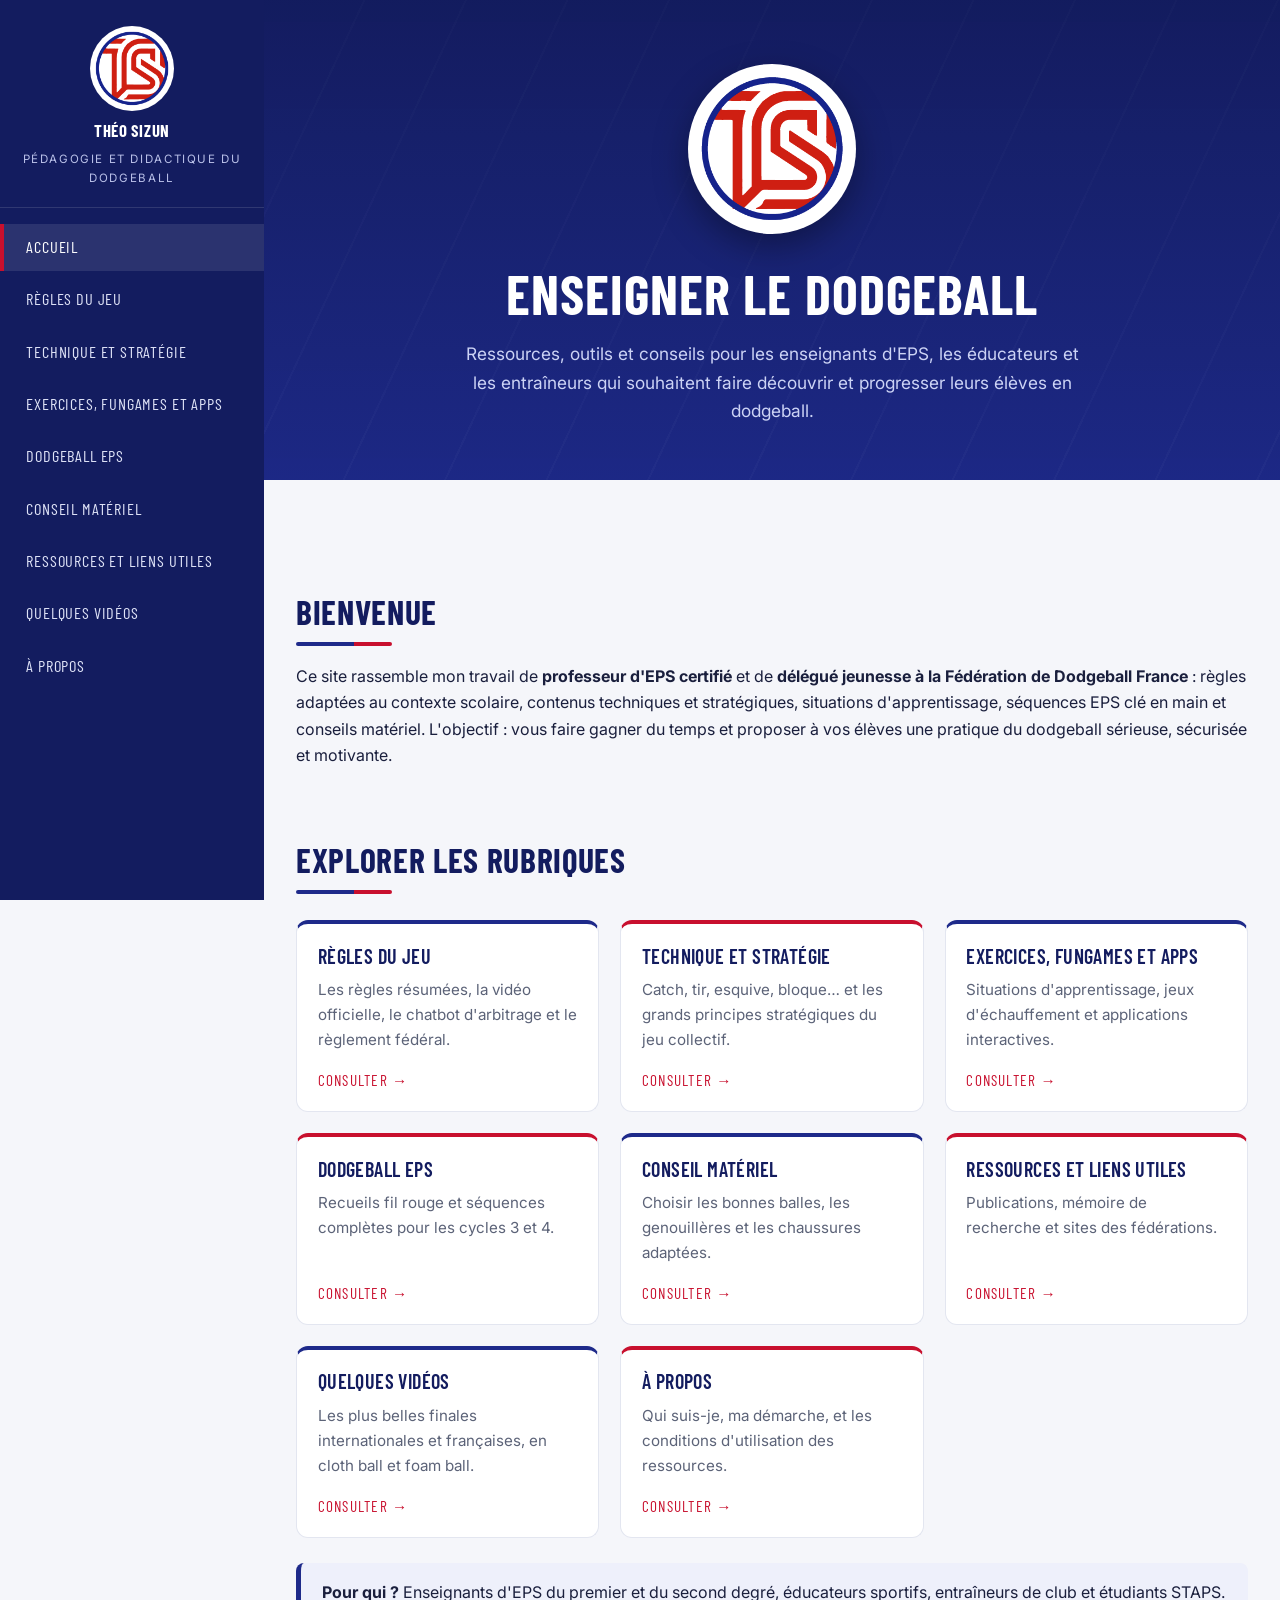
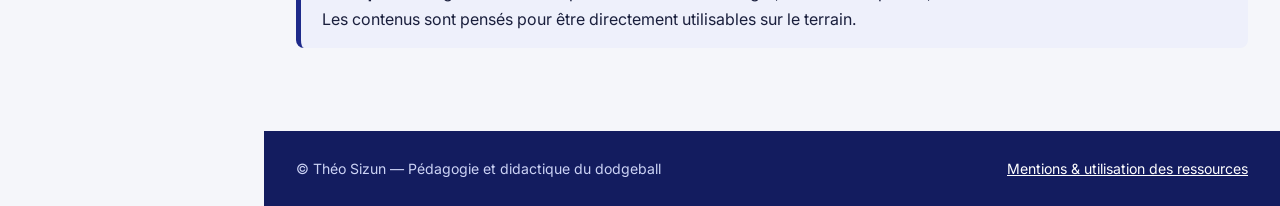
<file: index.html>
<!DOCTYPE html>
<html lang="fr">
<head>
  <meta charset="UTF-8">
  <meta name="viewport" content="width=device-width, initial-scale=1.0">
  <title>Accueil — Théo Sizun · Pédagogie et didactique du dodgeball</title>
  <meta name="description" content="Ressources, outils et conseils pour enseigner le dodgeball : règles, technique, exercices, séquences EPS et matériel.">
  <link rel="icon" type="image/png" href="logo-mark.png">
  <!-- Polices : Barlow Condensed (titres) + Inter (texte) -->
  <link rel="preconnect" href="https://fonts.googleapis.com">
  <link rel="preconnect" href="https://fonts.gstatic.com" crossorigin>
  <link href="https://fonts.googleapis.com/css2?family=Barlow+Condensed:wght@600;700&family=Inter:wght@400;600&display=swap" rel="stylesheet">
  <link rel="stylesheet" href="style.css">
</head>
<body>

  <!-- Barre supérieure visible uniquement sur mobile -->
  <header class="barre-mobile">
    <img src="logo-mark.png" alt="">
    <strong>Théo Sizun · Dodgeball</strong>
    <button class="bouton-menu" aria-expanded="false" aria-label="Ouvrir le menu de navigation">☰</button>
  </header>

  <!-- Voile sombre derrière le menu ouvert (mobile) -->
  <div class="voile"></div>

  <div class="disposition">

    <!-- ================= NAVIGATION LATÉRALE ================= -->
    <aside class="sidebar">
      <a class="sidebar-logo" href="index.html">
        <img src="logo-mark.png" alt="Logo Théo Sizun">
        <strong>Théo Sizun</strong>
        <span>Pédagogie et didactique du dodgeball</span>
      </a>
      <nav class="nav-principale" aria-label="Navigation principale">
        <ul>
          <li><a href="index.html" class="actif">Accueil</a></li>
          <li><a href="regles.html">Règles du jeu</a></li>
          <li><a href="technique.html">Technique et stratégie</a></li>
          <li><a href="exercices.html">Exercices, fungames et apps</a></li>
          <li><a href="eps.html">Dodgeball EPS</a></li>
          <li><a href="materiel.html">Conseil matériel</a></li>
          <li><a href="ressources.html">Ressources et liens utiles</a></li>
          <li><a href="videos.html">Quelques vidéos</a></li>
          <li><a href="apropos.html">À propos</a></li>
        </ul>
      </nav>
    </aside>

    <!-- ================= CONTENU DE LA PAGE ================= -->
    <div class="contenu">

      <section class="hero hero-accueil">
        <div class="hero-interieur">
          <img class="logo-central" src="logo-mark.png" alt="Logo Théo Sizun">
          <h1>Enseigner le dodgeball</h1>
          <p class="sous-titre">Ressources, outils et conseils pour les enseignants d'EPS, les éducateurs
          et les entraîneurs qui souhaitent faire découvrir et progresser leurs élèves en dodgeball.</p>
        </div>
      </section>

      <main class="contenu-interieur">
        <h2 class="titre-section">Bienvenue</h2>
        <p>Ce site rassemble mon travail de <strong>professeur d'EPS certifié</strong> et de
        <strong>délégué jeunesse à la Fédération de Dodgeball France</strong> : règles adaptées au
        contexte scolaire, contenus techniques et stratégiques, situations d'apprentissage,
        séquences EPS clé en main et conseils matériel. L'objectif : vous faire gagner du temps
        et proposer à vos élèves une pratique du dodgeball sérieuse, sécurisée et motivante.</p>

        <h2 class="titre-section">Explorer les rubriques</h2>
        <div class="grille-cartes">
          <a class="carte" href="regles.html">
            <h3>Règles du jeu</h3>
            <p>Les règles résumées, la vidéo officielle, le chatbot d'arbitrage et le règlement fédéral.</p>
            <span class="fleche">Consulter →</span>
          </a>
          <a class="carte" href="technique.html">
            <h3>Technique et stratégie</h3>
            <p>Catch, tir, esquive, bloque… et les grands principes stratégiques du jeu collectif.</p>
            <span class="fleche">Consulter →</span>
          </a>
          <a class="carte" href="exercices.html">
            <h3>Exercices, fungames et apps</h3>
            <p>Situations d'apprentissage, jeux d'échauffement et applications interactives.</p>
            <span class="fleche">Consulter →</span>
          </a>
          <a class="carte" href="eps.html">
            <h3>Dodgeball EPS</h3>
            <p>Recueils fil rouge et séquences complètes pour les cycles 3 et 4.</p>
            <span class="fleche">Consulter →</span>
          </a>
          <a class="carte" href="materiel.html">
            <h3>Conseil matériel</h3>
            <p>Choisir les bonnes balles, les genouillères et les chaussures adaptées.</p>
            <span class="fleche">Consulter →</span>
          </a>
          <a class="carte" href="ressources.html">
            <h3>Ressources et liens utiles</h3>
            <p>Publications, mémoire de recherche et sites des fédérations.</p>
            <span class="fleche">Consulter →</span>
          </a>
          <a class="carte" href="videos.html">
            <h3>Quelques vidéos</h3>
            <p>Les plus belles finales internationales et françaises, en cloth ball et foam ball.</p>
            <span class="fleche">Consulter →</span>
          </a>
          <a class="carte" href="apropos.html">
            <h3>À propos</h3>
            <p>Qui suis-je, ma démarche, et les conditions d'utilisation des ressources.</p>
            <span class="fleche">Consulter →</span>
          </a>
        </div>

        <div class="encart bleu">
          <strong>Pour qui ?</strong> Enseignants d'EPS du premier et du second degré, éducateurs
          sportifs, entraîneurs de club et étudiants STAPS. Les contenus sont pensés pour être
          directement utilisables sur le terrain.
        </div>
      </main>

      <footer class="pied">
        <div class="pied-interieur">
          <span>© Théo Sizun — Pédagogie et didactique du dodgeball</span>
          <span><a href="apropos.html">Mentions &amp; utilisation des ressources</a></span>
        </div>
      </footer>

    </div>
  </div>

  <script src="main.js"></script>
</body>
</html>
</file>
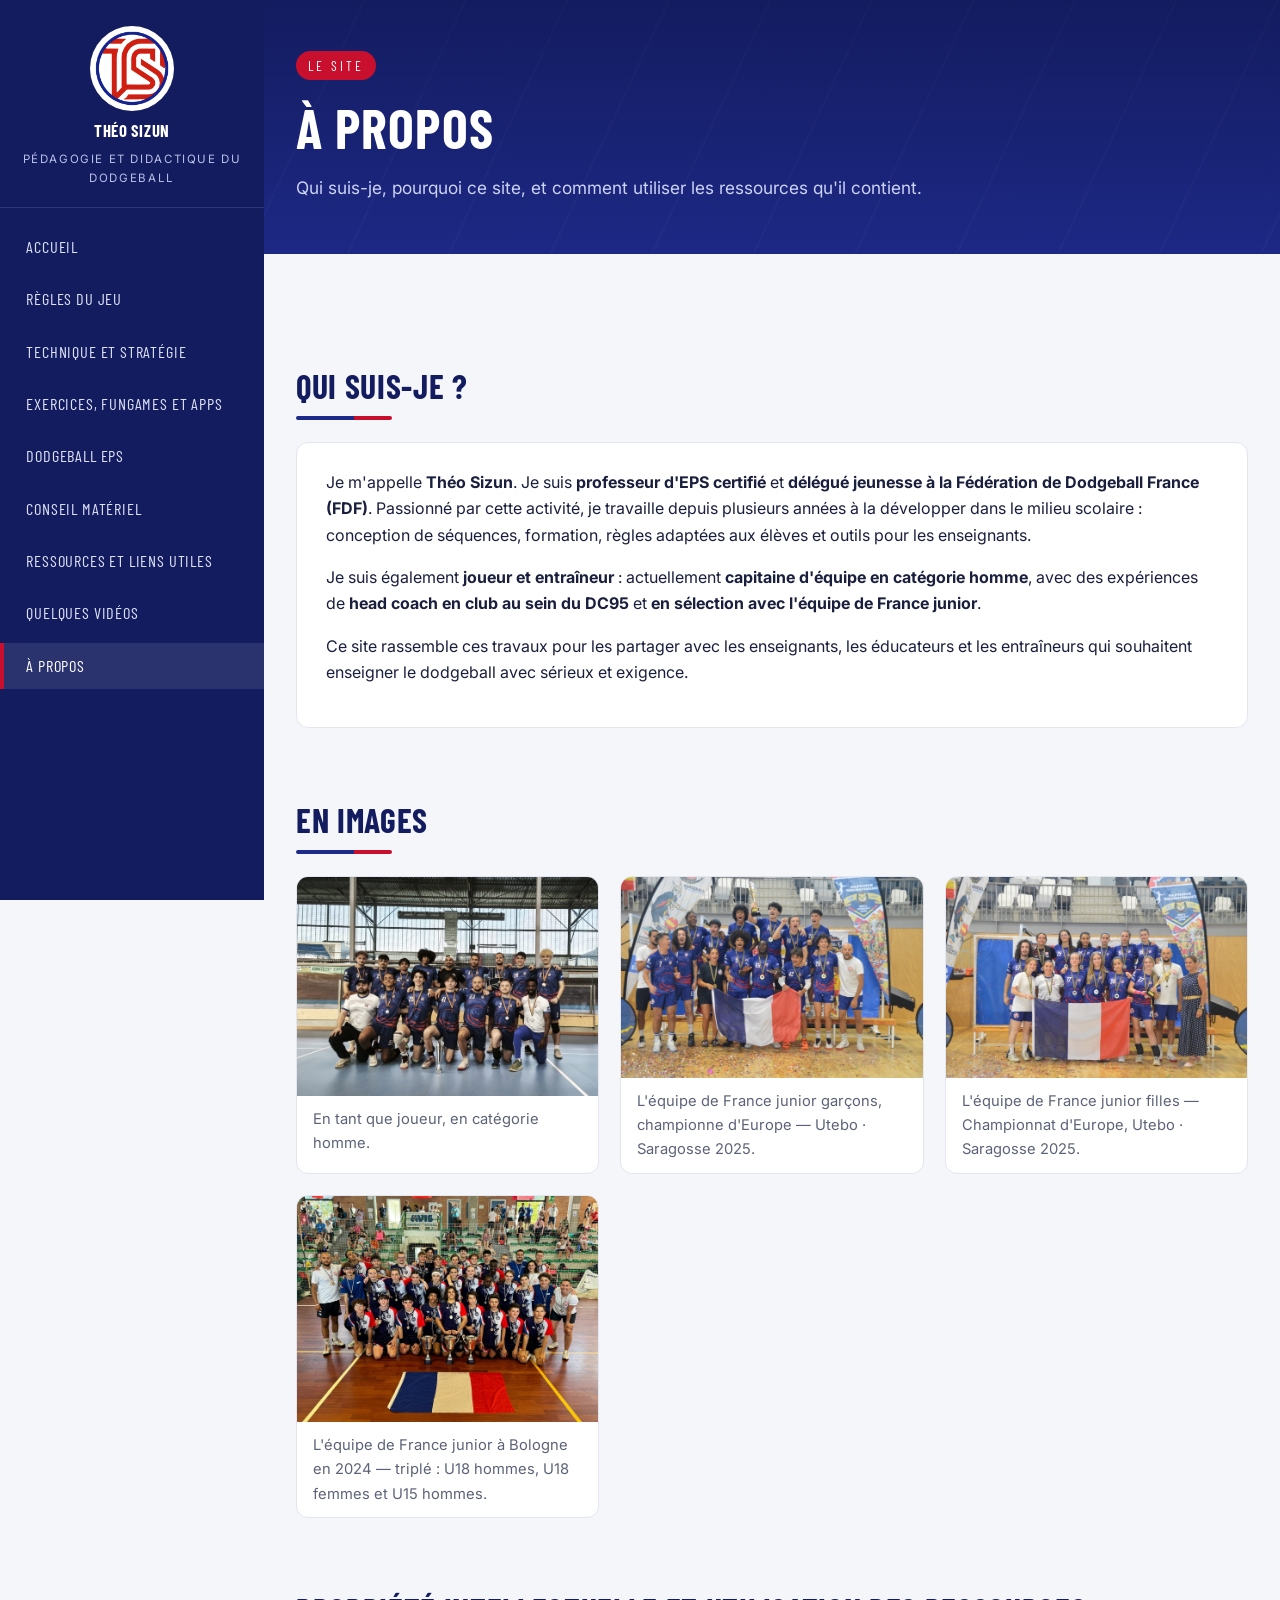
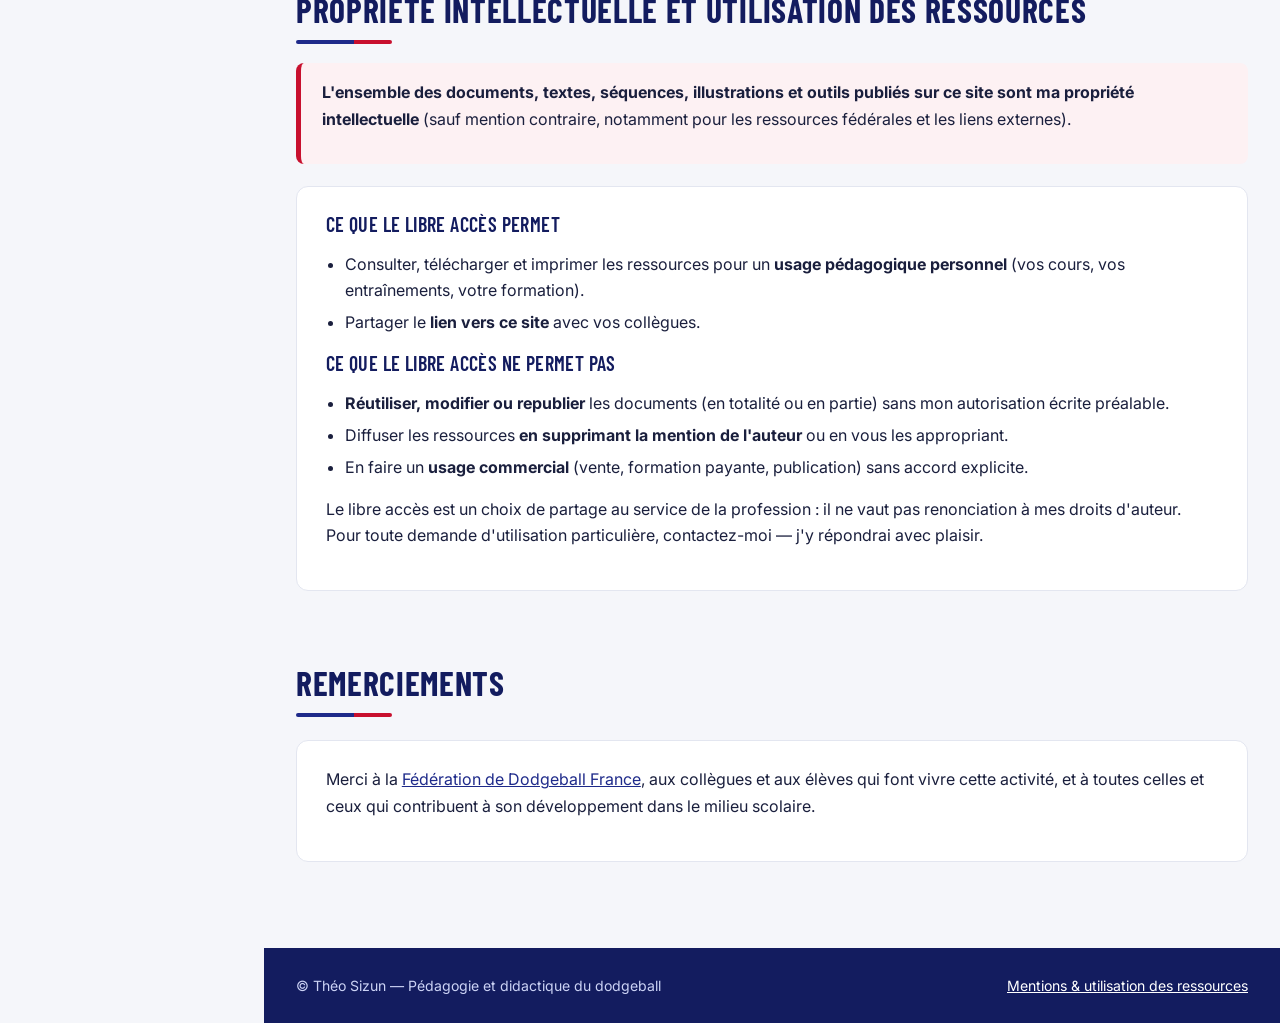
<file: apropos.html>
<!DOCTYPE html>
<html lang="fr">
<head>
  <meta charset="UTF-8">
  <meta name="viewport" content="width=device-width, initial-scale=1.0">
  <title>À propos — Théo Sizun · Pédagogie et didactique du dodgeball</title>
  <meta name="description" content="Présentation de Théo Sizun et conditions d'utilisation des ressources du site.">
  <link rel="icon" type="image/png" href="logo-mark.png">
  <!-- Polices : Barlow Condensed (titres) + Inter (texte) -->
  <link rel="preconnect" href="https://fonts.googleapis.com">
  <link rel="preconnect" href="https://fonts.gstatic.com" crossorigin>
  <link href="https://fonts.googleapis.com/css2?family=Barlow+Condensed:wght@600;700&family=Inter:wght@400;600&display=swap" rel="stylesheet">
  <link rel="stylesheet" href="style.css">
</head>
<body>

  <!-- Barre supérieure visible uniquement sur mobile -->
  <header class="barre-mobile">
    <img src="logo-mark.png" alt="">
    <strong>Théo Sizun · Dodgeball</strong>
    <button class="bouton-menu" aria-expanded="false" aria-label="Ouvrir le menu de navigation">☰</button>
  </header>

  <!-- Voile sombre derrière le menu ouvert (mobile) -->
  <div class="voile"></div>

  <div class="disposition">

    <!-- ================= NAVIGATION LATÉRALE ================= -->
    <aside class="sidebar">
      <a class="sidebar-logo" href="index.html">
        <img src="logo-mark.png" alt="Logo Théo Sizun">
        <strong>Théo Sizun</strong>
        <span>Pédagogie et didactique du dodgeball</span>
      </a>
      <nav class="nav-principale" aria-label="Navigation principale">
        <ul>
          <li><a href="index.html">Accueil</a></li>
          <li><a href="regles.html">Règles du jeu</a></li>
          <li><a href="technique.html">Technique et stratégie</a></li>
          <li><a href="exercices.html">Exercices, fungames et apps</a></li>
          <li><a href="eps.html">Dodgeball EPS</a></li>
          <li><a href="materiel.html">Conseil matériel</a></li>
          <li><a href="ressources.html">Ressources et liens utiles</a></li>
          <li><a href="videos.html">Quelques vidéos</a></li>
          <li><a href="apropos.html" class="actif">À propos</a></li>
        </ul>
      </nav>
    </aside>

    <!-- ================= CONTENU DE LA PAGE ================= -->
    <div class="contenu">

      <section class="hero">
        <div class="hero-interieur">
          <span class="fil-rouge">Le site</span>
          <h1>À propos</h1>
          <p class="sous-titre">Qui suis-je, pourquoi ce site, et comment utiliser les ressources qu'il contient.</p>
        </div>
      </section>

      <main class="contenu-interieur">
        <h2 class="titre-section">Qui suis-je ?</h2>
        <div class="bloc">
          <p>Je m'appelle <strong>Théo Sizun</strong>. Je suis <strong>professeur d'EPS
          certifié</strong> et <strong>délégué jeunesse à la Fédération de Dodgeball France
          (FDF)</strong>. Passionné par cette activité, je travaille depuis plusieurs années à la
          développer dans le milieu scolaire : conception de séquences, formation, règles adaptées
          aux élèves et outils pour les enseignants.</p>
          <p>Je suis également <strong>joueur et entraîneur</strong> : actuellement
          <strong>capitaine d'équipe en catégorie homme</strong>, avec des expériences de
          <strong>head coach en club au sein du DC95</strong> et <strong>en sélection avec
          l'équipe de France junior</strong>.</p>
          <p>Ce site rassemble ces travaux pour les partager avec les enseignants, les éducateurs
          et les entraîneurs qui souhaitent enseigner le dodgeball avec sérieux et exigence.</p>
        </div>

        <h2 class="titre-section">En images</h2>
        <!-- Galerie photo : styles locaux à cette page pour éviter de modifier style.css -->
        <style>
          .galerie { display: grid; grid-template-columns: repeat(auto-fit, minmax(300px, 1fr)); gap: 1.3rem; margin: 1.4rem 0; }
          .galerie figure { margin: 0; background: var(--blanc); border: 1px solid var(--ligne); border-radius: var(--rayon); overflow: hidden; }
          .galerie img { display: block; width: 100%; height: auto; }
          .galerie figcaption { padding: 0.7rem 1rem; font-size: 0.92rem; color: var(--gris); }
        </style>
        <div class="galerie">
          <figure>
            <img src="photo-equipe-homme.jpeg" alt="Théo Sizun avec son équipe, médailles autour du cou, en catégorie homme" loading="lazy">
            <figcaption>En tant que joueur, en catégorie homme.</figcaption>
          </figure>
          <figure>
            <img src="photo-france-junior-garcons.jpeg" alt="L'équipe de France junior garçons célèbre son titre avec le drapeau français et le trophée" loading="lazy">
            <figcaption>L'équipe de France junior garçons, championne d'Europe — Utebo · Saragosse 2025.</figcaption>
          </figure>
          <figure>
            <img src="photo-france-junior-filles.jpeg" alt="L'équipe de France junior filles avec le drapeau français, médailles et trophée" loading="lazy">
            <figcaption>L'équipe de France junior filles — Championnat d'Europe, Utebo · Saragosse 2025.</figcaption>
          </figure>
          <figure>
            <img src="photo-france-junior-equipes.jpeg" alt="Les équipes de France junior réunies derrière trois trophées et le drapeau français" loading="lazy">
            <figcaption>L'équipe de France junior à Bologne en 2024 — triplé : U18 hommes, U18 femmes et U15 hommes.</figcaption>
          </figure>
        </div>

        <h2 class="titre-section">Propriété intellectuelle et utilisation des ressources</h2>
        <div class="encart">
          <p><strong>L'ensemble des documents, textes, séquences, illustrations et outils publiés
          sur ce site sont ma propriété intellectuelle</strong> (sauf mention contraire, notamment
          pour les ressources fédérales et les liens externes).</p>
        </div>
        <div class="bloc">
          <h3>Ce que le libre accès permet</h3>
          <ul>
            <li>Consulter, télécharger et imprimer les ressources pour un <strong>usage
            pédagogique personnel</strong> (vos cours, vos entraînements, votre formation).</li>
            <li>Partager le <strong>lien vers ce site</strong> avec vos collègues.</li>
          </ul>
          <h3>Ce que le libre accès ne permet pas</h3>
          <ul>
            <li><strong>Réutiliser, modifier ou republier</strong> les documents (en totalité ou en
            partie) sans mon autorisation écrite préalable.</li>
            <li>Diffuser les ressources <strong>en supprimant la mention de l'auteur</strong> ou en
            vous les appropriant.</li>
            <li>En faire un <strong>usage commercial</strong> (vente, formation payante, publication)
            sans accord explicite.</li>
          </ul>
          <p>Le libre accès est un choix de partage au service de la profession : il ne vaut pas
          renonciation à mes droits d'auteur. Pour toute demande d'utilisation particulière,
          contactez-moi — j'y répondrai avec plaisir.</p>
        </div>

        <h2 class="titre-section">Remerciements</h2>
        <div class="bloc">
          <p>Merci à la <a href="https://www.ffdodgeball.fr/fr/accueil" target="_blank"
          rel="noopener">Fédération de Dodgeball France</a>, aux collègues et aux élèves qui
          font vivre cette activité, et à toutes celles et ceux qui contribuent à son
          développement dans le milieu scolaire.</p>
        </div>
      </main>

      <footer class="pied">
        <div class="pied-interieur">
          <span>© Théo Sizun — Pédagogie et didactique du dodgeball</span>
          <span><a href="apropos.html">Mentions &amp; utilisation des ressources</a></span>
        </div>
      </footer>

    </div>
  </div>

  <script src="main.js"></script>
</body>
</html>
</file>
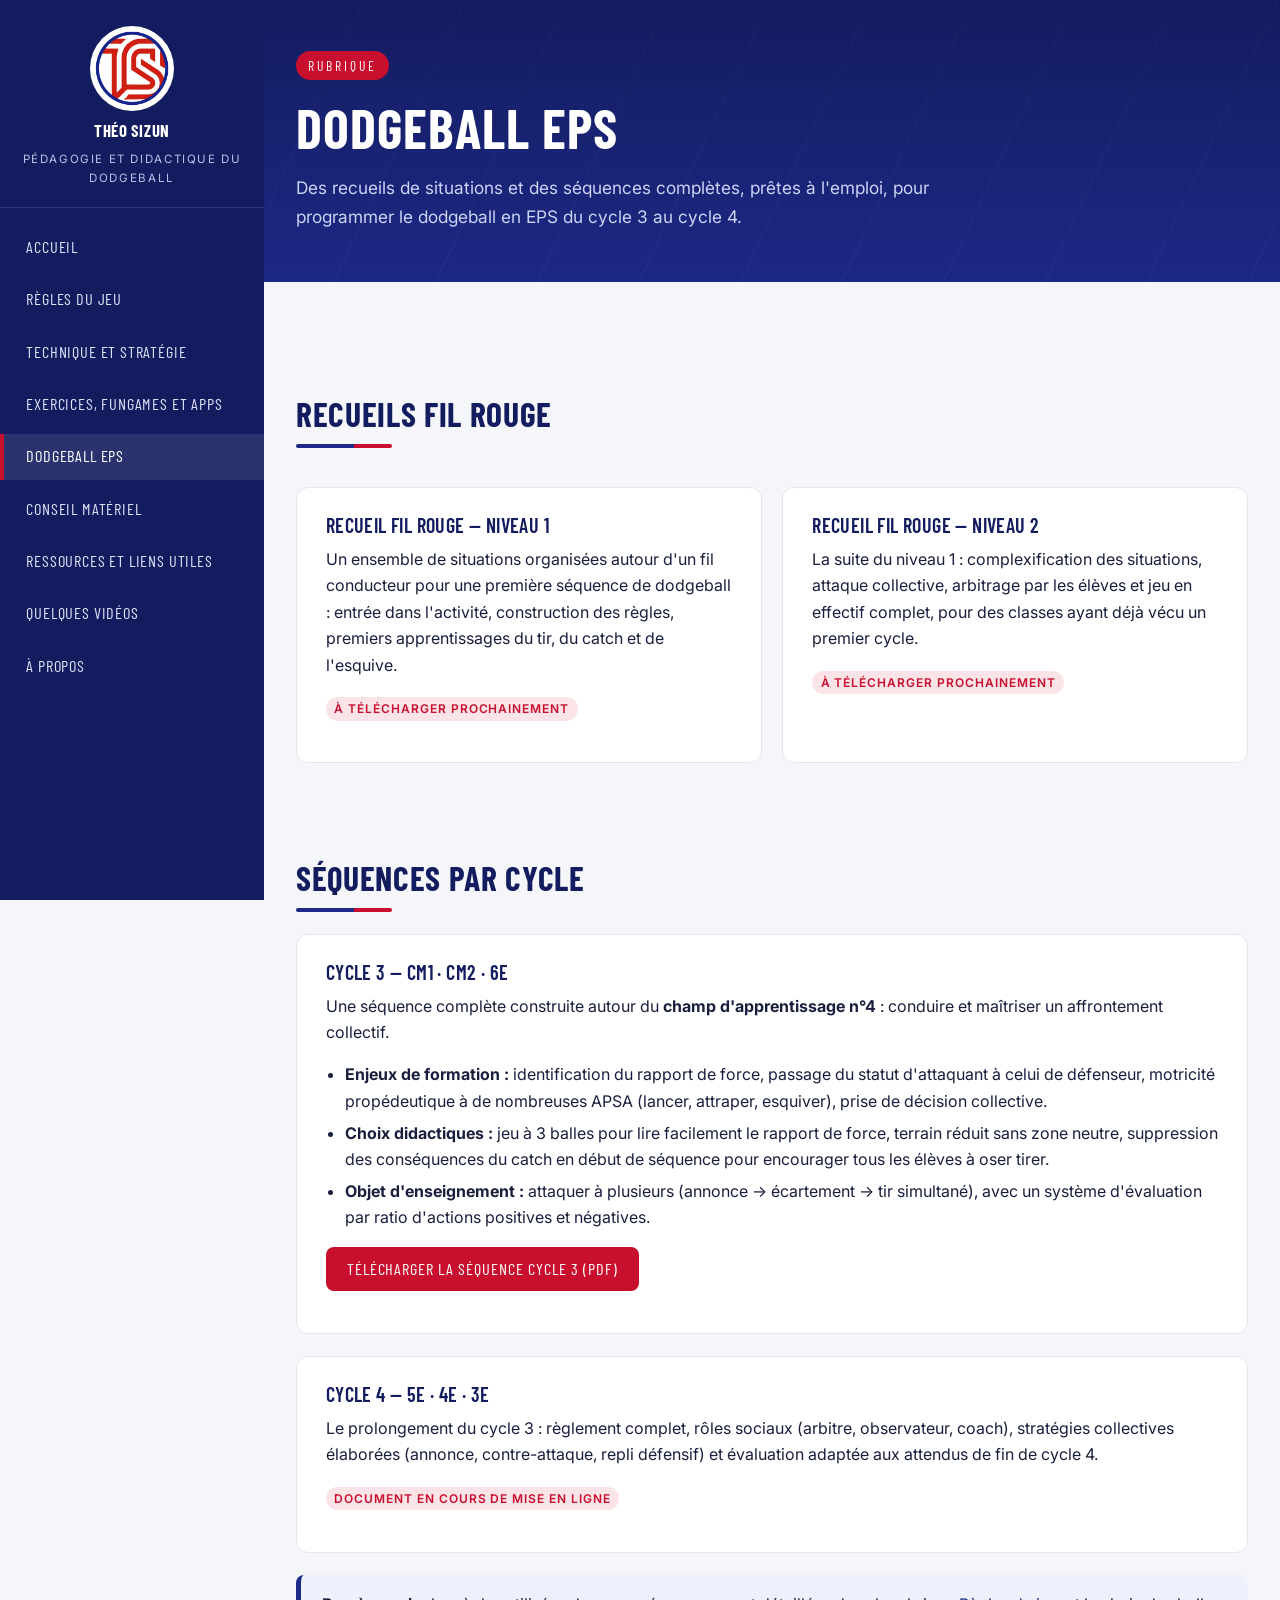
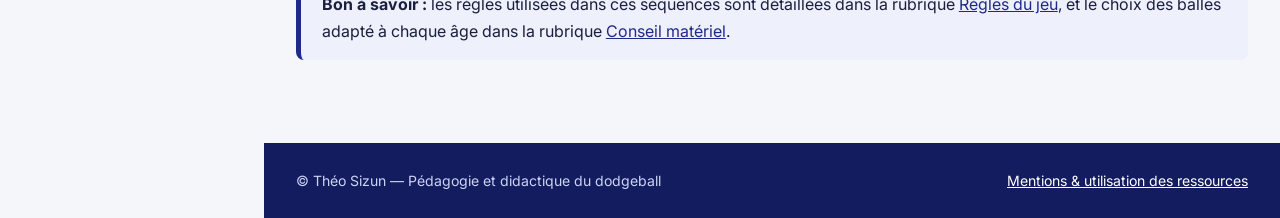
<file: eps.html>
<!DOCTYPE html>
<html lang="fr">
<head>
  <meta charset="UTF-8">
  <meta name="viewport" content="width=device-width, initial-scale=1.0">
  <title>Dodgeball EPS — Théo Sizun · Pédagogie et didactique du dodgeball</title>
  <meta name="description" content="Recueils fil rouge et séquences complètes pour programmer le dodgeball en EPS, cycles 3 et 4.">
  <link rel="icon" type="image/png" href="logo-mark.png">
  <!-- Polices : Barlow Condensed (titres) + Inter (texte) -->
  <link rel="preconnect" href="https://fonts.googleapis.com">
  <link rel="preconnect" href="https://fonts.gstatic.com" crossorigin>
  <link href="https://fonts.googleapis.com/css2?family=Barlow+Condensed:wght@600;700&family=Inter:wght@400;600&display=swap" rel="stylesheet">
  <link rel="stylesheet" href="style.css">
</head>
<body>

  <!-- Barre supérieure visible uniquement sur mobile -->
  <header class="barre-mobile">
    <img src="logo-mark.png" alt="">
    <strong>Théo Sizun · Dodgeball</strong>
    <button class="bouton-menu" aria-expanded="false" aria-label="Ouvrir le menu de navigation">☰</button>
  </header>

  <!-- Voile sombre derrière le menu ouvert (mobile) -->
  <div class="voile"></div>

  <div class="disposition">

    <!-- ================= NAVIGATION LATÉRALE ================= -->
    <aside class="sidebar">
      <a class="sidebar-logo" href="index.html">
        <img src="logo-mark.png" alt="Logo Théo Sizun">
        <strong>Théo Sizun</strong>
        <span>Pédagogie et didactique du dodgeball</span>
      </a>
      <nav class="nav-principale" aria-label="Navigation principale">
        <ul>
          <li><a href="index.html">Accueil</a></li>
          <li><a href="regles.html">Règles du jeu</a></li>
          <li><a href="technique.html">Technique et stratégie</a></li>
          <li><a href="exercices.html">Exercices, fungames et apps</a></li>
          <li><a href="eps.html" class="actif">Dodgeball EPS</a></li>
          <li><a href="materiel.html">Conseil matériel</a></li>
          <li><a href="ressources.html">Ressources et liens utiles</a></li>
          <li><a href="videos.html">Quelques vidéos</a></li>
          <li><a href="apropos.html">À propos</a></li>
        </ul>
      </nav>
    </aside>

    <!-- ================= CONTENU DE LA PAGE ================= -->
    <div class="contenu">

      <section class="hero">
        <div class="hero-interieur">
          <span class="fil-rouge">Rubrique</span>
          <h1>Dodgeball EPS</h1>
          <p class="sous-titre">Des recueils de situations et des séquences complètes, prêtes à l'emploi, pour programmer le dodgeball en EPS du cycle 3 au cycle 4.</p>
        </div>
      </section>

      <main class="contenu-interieur">
        <h2 class="titre-section">Recueils fil rouge</h2>
        <div class="colonnes-2">
          <div class="bloc">
            <h3>Recueil fil rouge — Niveau 1</h3>
            <p>Un ensemble de situations organisées autour d'un fil conducteur pour une première
            séquence de dodgeball : entrée dans l'activité, construction des règles, premiers
            apprentissages du tir, du catch et de l'esquive.</p>
            <p><span class="badge rouge">À télécharger prochainement</span></p>
            <!-- Remplacer par : <a class="bouton" href="recueil-nv1.pdf">Télécharger le recueil NV1</a> -->
          </div>
          <div class="bloc">
            <h3>Recueil fil rouge — Niveau 2</h3>
            <p>La suite du niveau 1 : complexification des situations, attaque collective,
            arbitrage par les élèves et jeu en effectif complet, pour des classes ayant déjà vécu
            un premier cycle.</p>
            <p><span class="badge rouge">À télécharger prochainement</span></p>
            <!-- Remplacer par : <a class="bouton" href="recueil-nv2.pdf">Télécharger le recueil NV2</a> -->
          </div>
        </div>

        <h2 class="titre-section">Séquences par cycle</h2>

        <div class="bloc">
          <h3>Cycle 3 — CM1 · CM2 · 6e</h3>
          <p>Une séquence complète construite autour du <strong>champ d'apprentissage n°4</strong> :
          conduire et maîtriser un affrontement collectif.</p>
          <ul>
            <li><strong>Enjeux de formation :</strong> identification du rapport de force, passage du statut
            d'attaquant à celui de défenseur, motricité propédeutique à de nombreuses APSA
            (lancer, attraper, esquiver), prise de décision collective.</li>
            <li><strong>Choix didactiques :</strong> jeu à 3 balles pour lire facilement le rapport de force,
            terrain réduit sans zone neutre, suppression des conséquences du catch en début de
            séquence pour encourager tous les élèves à oser tirer.</li>
            <li><strong>Objet d'enseignement :</strong> attaquer à plusieurs (annonce → écartement → tir
            simultané), avec un système d'évaluation par ratio d'actions positives et négatives.</li>
          </ul>
          <p>
            <a class="bouton" href="sequence-dodgeball-cycle3.pdf" target="_blank" rel="noopener">Télécharger la séquence Cycle 3 (PDF)</a>
          </p>
        </div>

        <div class="bloc">
          <h3>Cycle 4 — 5e · 4e · 3e</h3>
          <p>Le prolongement du cycle 3 : règlement complet, rôles sociaux (arbitre, observateur,
          coach), stratégies collectives élaborées (annonce, contre-attaque, repli défensif) et
          évaluation adaptée aux attendus de fin de cycle 4.</p>
          <p><span class="badge rouge">Document en cours de mise en ligne</span></p>
          <!-- Remplacer par : <a class="bouton" href="sequence-cycle4.pdf">Télécharger la séquence Cycle 4</a> -->
        </div>

        <div class="encart bleu">
          <strong>Bon à savoir :</strong> les règles utilisées dans ces séquences sont détaillées
          dans la rubrique <a href="regles.html">Règles du jeu</a>, et le choix des balles adapté à
          chaque âge dans la rubrique <a href="materiel.html">Conseil matériel</a>.
        </div>
      </main>

      <footer class="pied">
        <div class="pied-interieur">
          <span>© Théo Sizun — Pédagogie et didactique du dodgeball</span>
          <span><a href="apropos.html">Mentions &amp; utilisation des ressources</a></span>
        </div>
      </footer>

    </div>
  </div>

  <script src="main.js"></script>
</body>
</html>
</file>
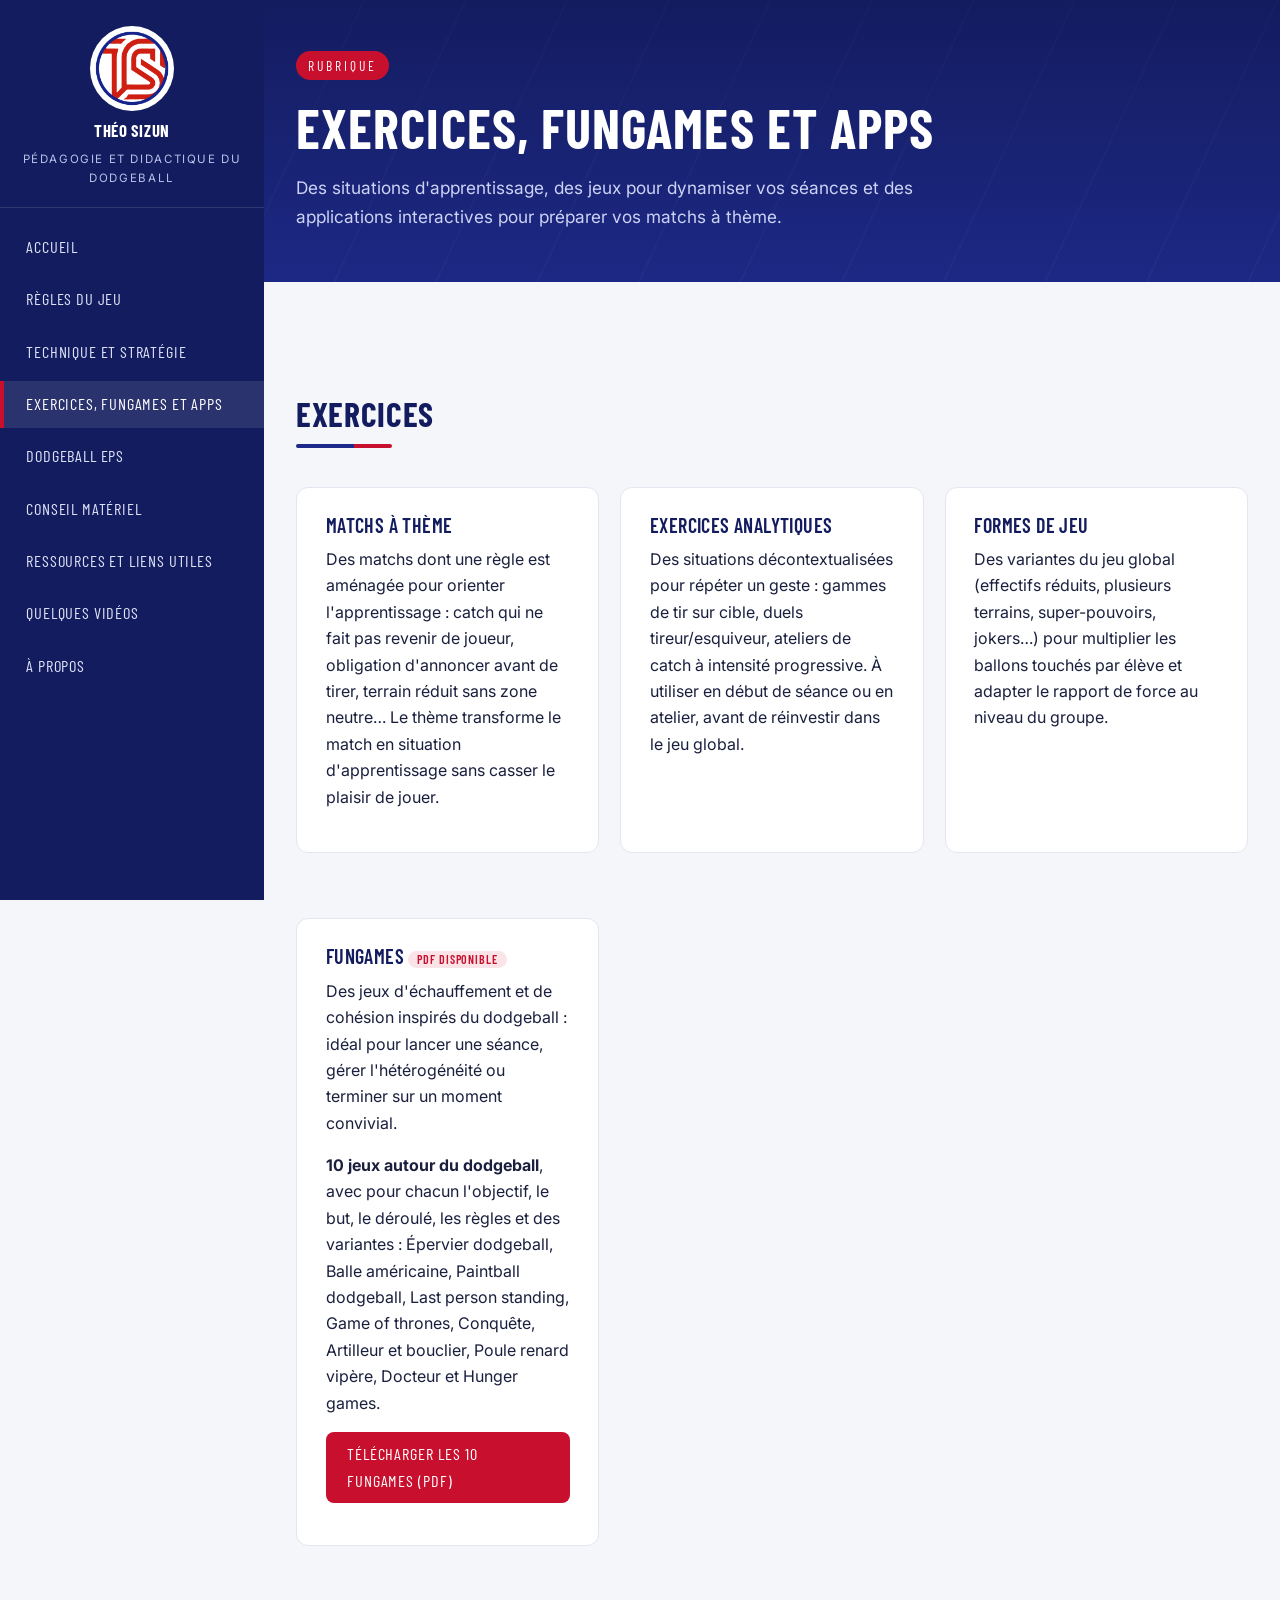
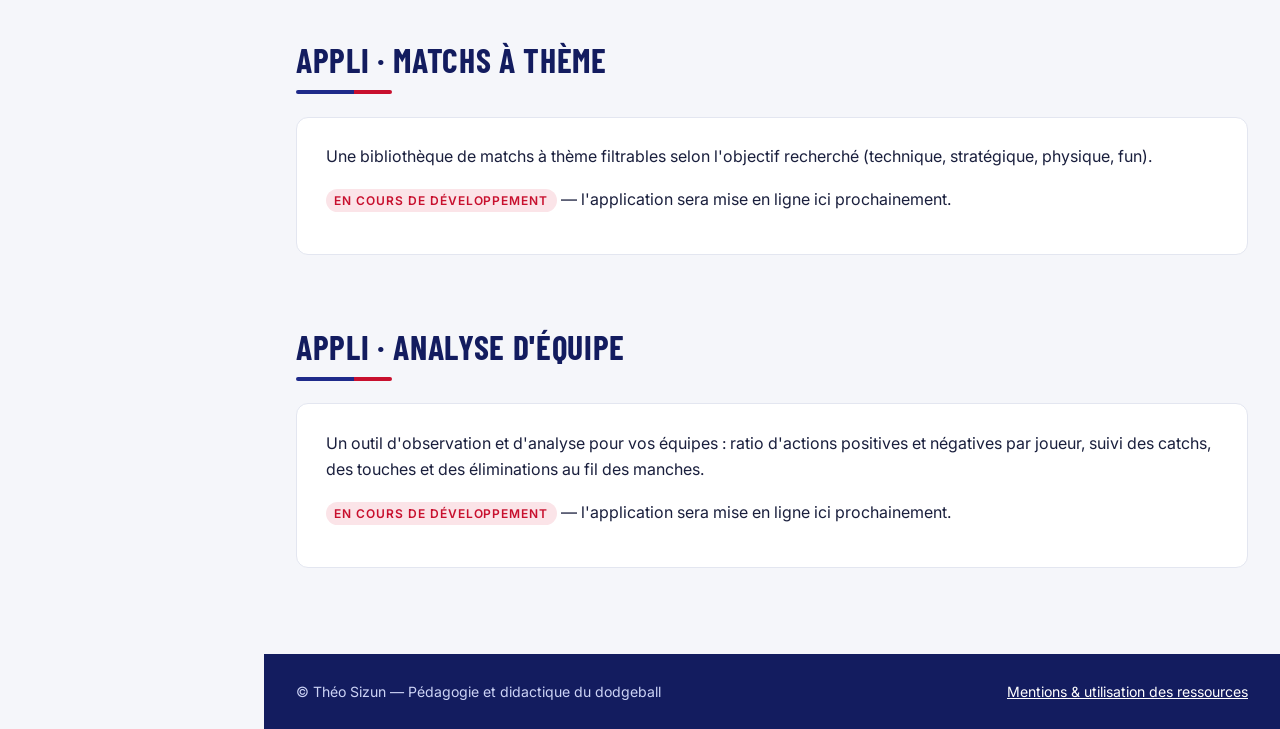
<file: exercices.html>
<!DOCTYPE html>
<html lang="fr">
<head>
  <meta charset="UTF-8">
  <meta name="viewport" content="width=device-width, initial-scale=1.0">
  <title>Exercices, fungames et apps — Théo Sizun · Pédagogie et didactique du dodgeball</title>
  <meta name="description" content="Situations d'apprentissage, fungames et applications interactives pour enseigner le dodgeball.">
  <link rel="icon" type="image/png" href="logo-mark.png">
  <!-- Polices : Barlow Condensed (titres) + Inter (texte) -->
  <link rel="preconnect" href="https://fonts.googleapis.com">
  <link rel="preconnect" href="https://fonts.gstatic.com" crossorigin>
  <link href="https://fonts.googleapis.com/css2?family=Barlow+Condensed:wght@600;700&family=Inter:wght@400;600&display=swap" rel="stylesheet">
  <link rel="stylesheet" href="style.css">
</head>
<body>

  <!-- Barre supérieure visible uniquement sur mobile -->
  <header class="barre-mobile">
    <img src="logo-mark.png" alt="">
    <strong>Théo Sizun · Dodgeball</strong>
    <button class="bouton-menu" aria-expanded="false" aria-label="Ouvrir le menu de navigation">☰</button>
  </header>

  <!-- Voile sombre derrière le menu ouvert (mobile) -->
  <div class="voile"></div>

  <div class="disposition">

    <!-- ================= NAVIGATION LATÉRALE ================= -->
    <aside class="sidebar">
      <a class="sidebar-logo" href="index.html">
        <img src="logo-mark.png" alt="Logo Théo Sizun">
        <strong>Théo Sizun</strong>
        <span>Pédagogie et didactique du dodgeball</span>
      </a>
      <nav class="nav-principale" aria-label="Navigation principale">
        <ul>
          <li><a href="index.html">Accueil</a></li>
          <li><a href="regles.html">Règles du jeu</a></li>
          <li><a href="technique.html">Technique et stratégie</a></li>
          <li><a href="exercices.html" class="actif">Exercices, fungames et apps</a></li>
          <li><a href="eps.html">Dodgeball EPS</a></li>
          <li><a href="materiel.html">Conseil matériel</a></li>
          <li><a href="ressources.html">Ressources et liens utiles</a></li>
          <li><a href="videos.html">Quelques vidéos</a></li>
          <li><a href="apropos.html">À propos</a></li>
        </ul>
      </nav>
    </aside>

    <!-- ================= CONTENU DE LA PAGE ================= -->
    <div class="contenu">

      <section class="hero">
        <div class="hero-interieur">
          <span class="fil-rouge">Rubrique</span>
          <h1>Exercices, fungames et apps</h1>
          <p class="sous-titre">Des situations d'apprentissage, des jeux pour dynamiser vos séances et des applications interactives pour préparer vos matchs à thème.</p>
        </div>
      </section>

      <main class="contenu-interieur">
        <h2 class="titre-section">Exercices</h2>
        <div class="colonnes-2">
          <div class="bloc">
            <h3>Matchs à thème</h3>
            <p>Des matchs dont une règle est aménagée pour orienter l'apprentissage : catch qui ne
            fait pas revenir de joueur, obligation d'annoncer avant de tirer, terrain réduit sans
            zone neutre… Le thème transforme le match en situation d'apprentissage sans casser le
            plaisir de jouer.</p>
          </div>
          <div class="bloc">
            <h3>Exercices analytiques</h3>
            <p>Des situations décontextualisées pour répéter un geste : gammes de tir sur cible,
            duels tireur/esquiveur, ateliers de catch à intensité progressive. À utiliser en début
            de séance ou en atelier, avant de réinvestir dans le jeu global.</p>
          </div>
          <div class="bloc">
            <h3>Formes de jeu</h3>
            <p>Des variantes du jeu global (effectifs réduits, plusieurs terrains, super-pouvoirs,
            jokers…) pour multiplier les ballons touchés par élève et adapter le rapport de force
            au niveau du groupe.</p>
          </div>
          <div class="bloc">
            <h3>Fungames <span class="badge rouge">PDF disponible</span></h3>
            <p>Des jeux d'échauffement et de cohésion inspirés du dodgeball : idéal pour lancer une
            séance, gérer l'hétérogénéité ou terminer sur un moment convivial.</p>
            <p><strong>10 jeux autour du dodgeball</strong>, avec pour chacun l'objectif, le but,
            le déroulé, les règles et des variantes : Épervier dodgeball, Balle américaine,
            Paintball dodgeball, Last person standing, Game of thrones, Conquête, Artilleur et
            bouclier, Poule renard vipère, Docteur et Hunger games.</p>
            <p>
              <a class="bouton" href="fungames-dodgeball.pdf" target="_blank" rel="noopener">Télécharger les 10 fungames (PDF)</a>
            </p>
          </div>
        </div>

        <h2 class="titre-section">Appli · Matchs à thème</h2>
        <div class="bloc">
          <p>Une bibliothèque de matchs à thème filtrables selon l'objectif recherché
          (technique, stratégique, physique, fun).</p>
          <p><span class="badge rouge">En cours de développement</span> — l'application sera mise
          en ligne ici prochainement.</p>
        </div>

        <h2 class="titre-section">Appli · Analyse d'équipe</h2>
        <div class="bloc">
          <p>Un outil d'observation et d'analyse pour vos équipes : ratio d'actions positives et
          négatives par joueur, suivi des catchs, des touches et des éliminations au fil des
          manches.</p>
          <p><span class="badge rouge">En cours de développement</span> — l'application sera mise
          en ligne ici prochainement.</p>
        </div>
      </main>

      <footer class="pied">
        <div class="pied-interieur">
          <span>© Théo Sizun — Pédagogie et didactique du dodgeball</span>
          <span><a href="apropos.html">Mentions &amp; utilisation des ressources</a></span>
        </div>
      </footer>

    </div>
  </div>

  <script src="main.js"></script>
</body>
</html>
</file>
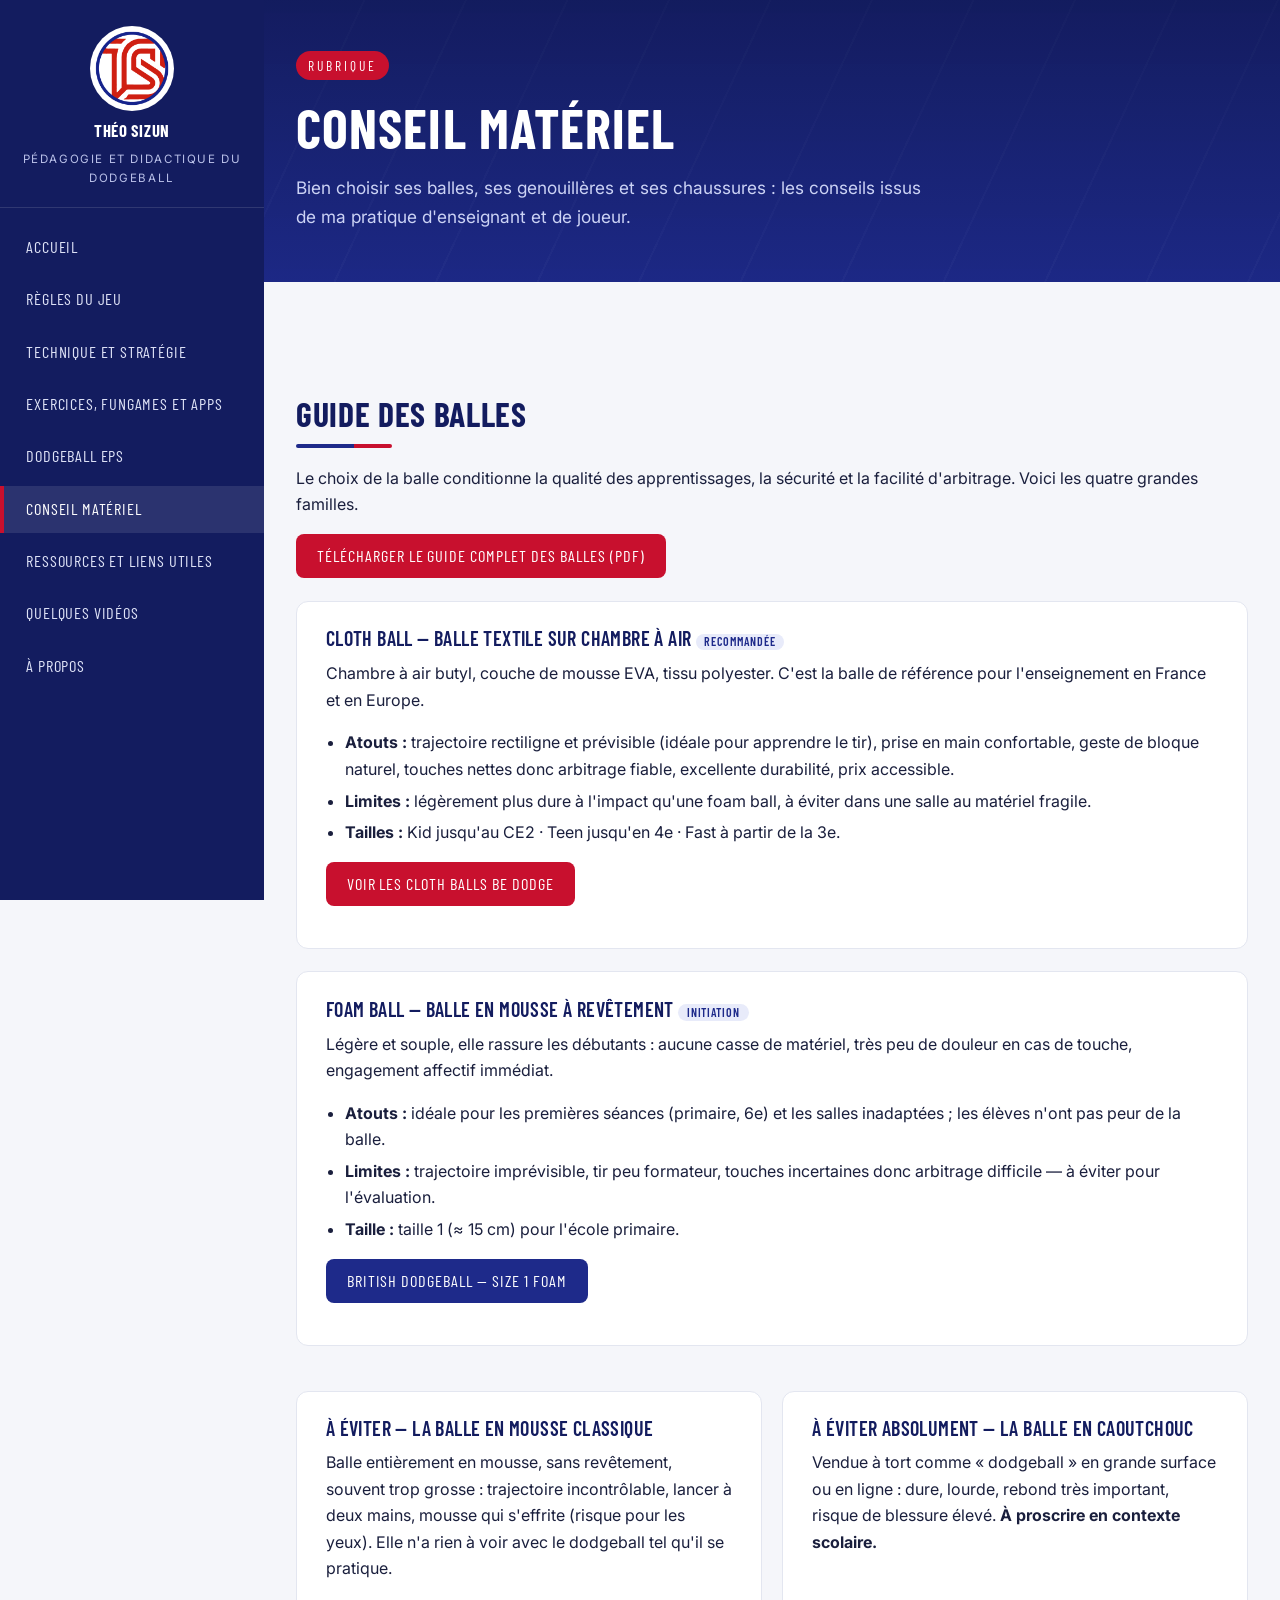
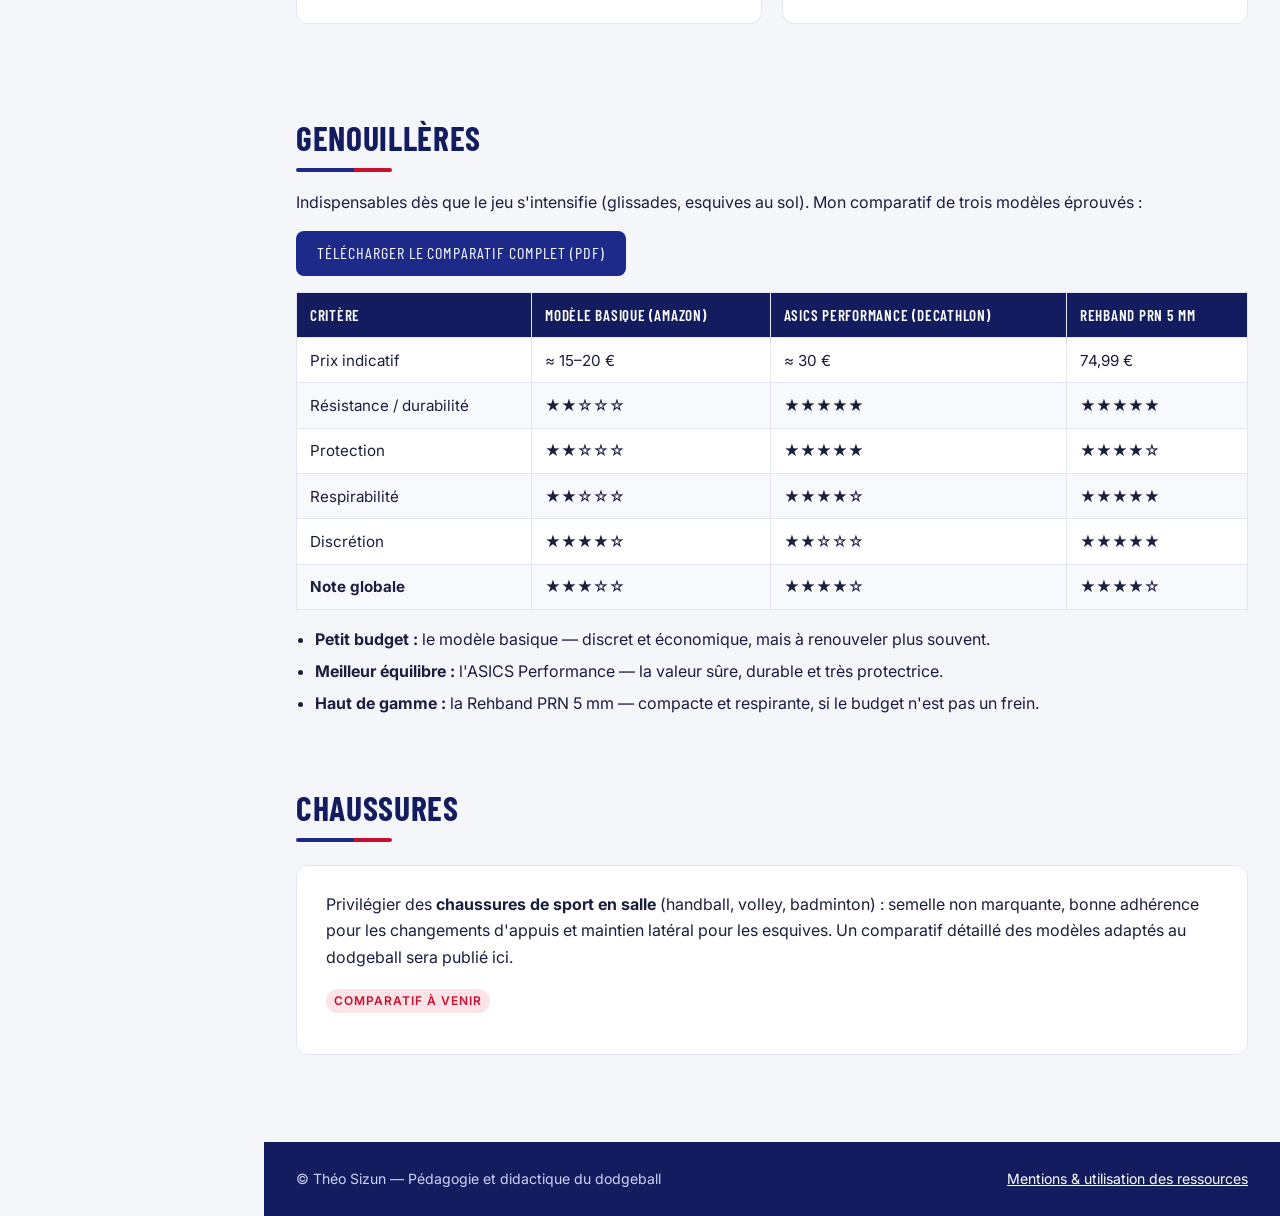
<file: materiel.html>
<!DOCTYPE html>
<html lang="fr">
<head>
  <meta charset="UTF-8">
  <meta name="viewport" content="width=device-width, initial-scale=1.0">
  <title>Conseil matériel — Théo Sizun · Pédagogie et didactique du dodgeball</title>
  <meta name="description" content="Guide des balles de dodgeball, comparatif de genouillères et conseils chaussures.">
  <link rel="icon" type="image/png" href="logo-mark.png">
  <!-- Polices : Barlow Condensed (titres) + Inter (texte) -->
  <link rel="preconnect" href="https://fonts.googleapis.com">
  <link rel="preconnect" href="https://fonts.gstatic.com" crossorigin>
  <link href="https://fonts.googleapis.com/css2?family=Barlow+Condensed:wght@600;700&family=Inter:wght@400;600&display=swap" rel="stylesheet">
  <link rel="stylesheet" href="style.css">
</head>
<body>

  <!-- Barre supérieure visible uniquement sur mobile -->
  <header class="barre-mobile">
    <img src="logo-mark.png" alt="">
    <strong>Théo Sizun · Dodgeball</strong>
    <button class="bouton-menu" aria-expanded="false" aria-label="Ouvrir le menu de navigation">☰</button>
  </header>

  <!-- Voile sombre derrière le menu ouvert (mobile) -->
  <div class="voile"></div>

  <div class="disposition">

    <!-- ================= NAVIGATION LATÉRALE ================= -->
    <aside class="sidebar">
      <a class="sidebar-logo" href="index.html">
        <img src="logo-mark.png" alt="Logo Théo Sizun">
        <strong>Théo Sizun</strong>
        <span>Pédagogie et didactique du dodgeball</span>
      </a>
      <nav class="nav-principale" aria-label="Navigation principale">
        <ul>
          <li><a href="index.html">Accueil</a></li>
          <li><a href="regles.html">Règles du jeu</a></li>
          <li><a href="technique.html">Technique et stratégie</a></li>
          <li><a href="exercices.html">Exercices, fungames et apps</a></li>
          <li><a href="eps.html">Dodgeball EPS</a></li>
          <li><a href="materiel.html" class="actif">Conseil matériel</a></li>
          <li><a href="ressources.html">Ressources et liens utiles</a></li>
          <li><a href="videos.html">Quelques vidéos</a></li>
          <li><a href="apropos.html">À propos</a></li>
        </ul>
      </nav>
    </aside>

    <!-- ================= CONTENU DE LA PAGE ================= -->
    <div class="contenu">

      <section class="hero">
        <div class="hero-interieur">
          <span class="fil-rouge">Rubrique</span>
          <h1>Conseil matériel</h1>
          <p class="sous-titre">Bien choisir ses balles, ses genouillères et ses chaussures : les conseils issus de ma pratique d'enseignant et de joueur.</p>
        </div>
      </section>

      <main class="contenu-interieur">
        <h2 class="titre-section">Guide des balles</h2>
        <p>Le choix de la balle conditionne la qualité des apprentissages, la sécurité et la
        facilité d'arbitrage. Voici les quatre grandes familles.</p>

        <!-- Guide complet à télécharger -->
        <p>
          <a class="bouton" href="guide-balles-dodgeball.pdf" target="_blank" rel="noopener">Télécharger le guide complet des balles (PDF)</a>
        </p>

        <div class="bloc">
          <h3>Cloth ball — balle textile sur chambre à air <span class="badge">Recommandée</span></h3>
          <p>Chambre à air butyl, couche de mousse EVA, tissu polyester. C'est la balle de
          référence pour l'enseignement en France et en Europe.</p>
          <ul>
            <li><strong>Atouts :</strong> trajectoire rectiligne et prévisible (idéale pour apprendre le
            tir), prise en main confortable, geste de bloque naturel, touches nettes donc arbitrage
            fiable, excellente durabilité, prix accessible.</li>
            <li><strong>Limites :</strong> légèrement plus dure à l'impact qu'une foam ball, à éviter dans
            une salle au matériel fragile.</li>
            <li><strong>Tailles :</strong> Kid jusqu'au CE2 · Teen jusqu'en 4e · Fast à partir de la 3e.</li>
          </ul>
          <p><a class="bouton" href="https://bedodge.com/les-balles" target="_blank" rel="noopener">Voir les cloth balls Be Dodge</a></p>
        </div>

        <div class="bloc">
          <h3>Foam ball — balle en mousse à revêtement <span class="badge">Initiation</span></h3>
          <p>Légère et souple, elle rassure les débutants : aucune casse de matériel, très peu de
          douleur en cas de touche, engagement affectif immédiat.</p>
          <ul>
            <li><strong>Atouts :</strong> idéale pour les premières séances (primaire, 6e) et les salles
            inadaptées ; les élèves n'ont pas peur de la balle.</li>
            <li><strong>Limites :</strong> trajectoire imprévisible, tir peu formateur, touches incertaines
            donc arbitrage difficile — à éviter pour l'évaluation.</li>
            <li><strong>Taille :</strong> taille 1 (≈ 15 cm) pour l'école primaire.</li>
          </ul>
          <p><a class="bouton secondaire" href="https://britishdodgeball.org" target="_blank" rel="noopener">British Dodgeball — Size 1 Foam</a></p>
        </div>

        <div class="colonnes-2">
          <div class="bloc">
            <h3>À éviter — la balle en mousse classique</h3>
            <p>Balle entièrement en mousse, sans revêtement, souvent trop grosse : trajectoire
            incontrôlable, lancer à deux mains, mousse qui s'effrite (risque pour les yeux).
            Elle n'a rien à voir avec le dodgeball tel qu'il se pratique.</p>
          </div>
          <div class="bloc">
            <h3>À éviter absolument — la balle en caoutchouc</h3>
            <p>Vendue à tort comme « dodgeball » en grande surface ou en ligne : dure, lourde,
            rebond très important, risque de blessure élevé. <strong>À proscrire en contexte
            scolaire.</strong></p>
          </div>
        </div>

        <h2 class="titre-section">Genouillères</h2>
        <p>Indispensables dès que le jeu s'intensifie (glissades, esquives au sol). Mon comparatif
        de trois modèles éprouvés :</p>

        <!-- Comparatif complet à télécharger -->
        <p>
          <a class="bouton secondaire" href="comparatif-genouilleres.pdf" target="_blank" rel="noopener">Télécharger le comparatif complet (PDF)</a>
        </p>

        <div class="table-defilante">
          <table>
            <thead>
              <tr>
                <th>Critère</th>
                <th>Modèle basique (Amazon)</th>
                <th>ASICS Performance (Decathlon)</th>
                <th>Rehband PRN 5&nbsp;mm</th>
              </tr>
            </thead>
            <tbody>
              <tr><td>Prix indicatif</td><td>≈ 15–20 €</td><td>≈ 30 €</td><td>74,99 €</td></tr>
              <tr><td>Résistance / durabilité</td><td>★★☆☆☆</td><td>★★★★★</td><td>★★★★★</td></tr>
              <tr><td>Protection</td><td>★★☆☆☆</td><td>★★★★★</td><td>★★★★☆</td></tr>
              <tr><td>Respirabilité</td><td>★★☆☆☆</td><td>★★★★☆</td><td>★★★★★</td></tr>
              <tr><td>Discrétion</td><td>★★★★☆</td><td>★★☆☆☆</td><td>★★★★★</td></tr>
              <tr><td><strong>Note globale</strong></td><td>★★★☆☆</td><td>★★★★☆</td><td>★★★★☆</td></tr>
            </tbody>
          </table>
        </div>

        <ul>
          <li><strong>Petit budget :</strong> le modèle basique — discret et économique, mais à renouveler plus souvent.</li>
          <li><strong>Meilleur équilibre :</strong> l'ASICS Performance — la valeur sûre, durable et très protectrice.</li>
          <li><strong>Haut de gamme :</strong> la Rehband PRN 5&nbsp;mm — compacte et respirante, si le budget n'est pas un frein.</li>
        </ul>

        <h2 class="titre-section">Chaussures</h2>
        <div class="bloc">
          <p>Privilégier des <strong>chaussures de sport en salle</strong> (handball, volley,
          badminton) : semelle non marquante, bonne adhérence pour les changements d'appuis et
          maintien latéral pour les esquives. Un comparatif détaillé des modèles adaptés au
          dodgeball sera publié ici.</p>
          <p><span class="badge rouge">Comparatif à venir</span></p>
        </div>
      </main>

      <footer class="pied">
        <div class="pied-interieur">
          <span>© Théo Sizun — Pédagogie et didactique du dodgeball</span>
          <span><a href="apropos.html">Mentions &amp; utilisation des ressources</a></span>
        </div>
      </footer>

    </div>
  </div>

  <script src="main.js"></script>
</body>
</html>
</file>
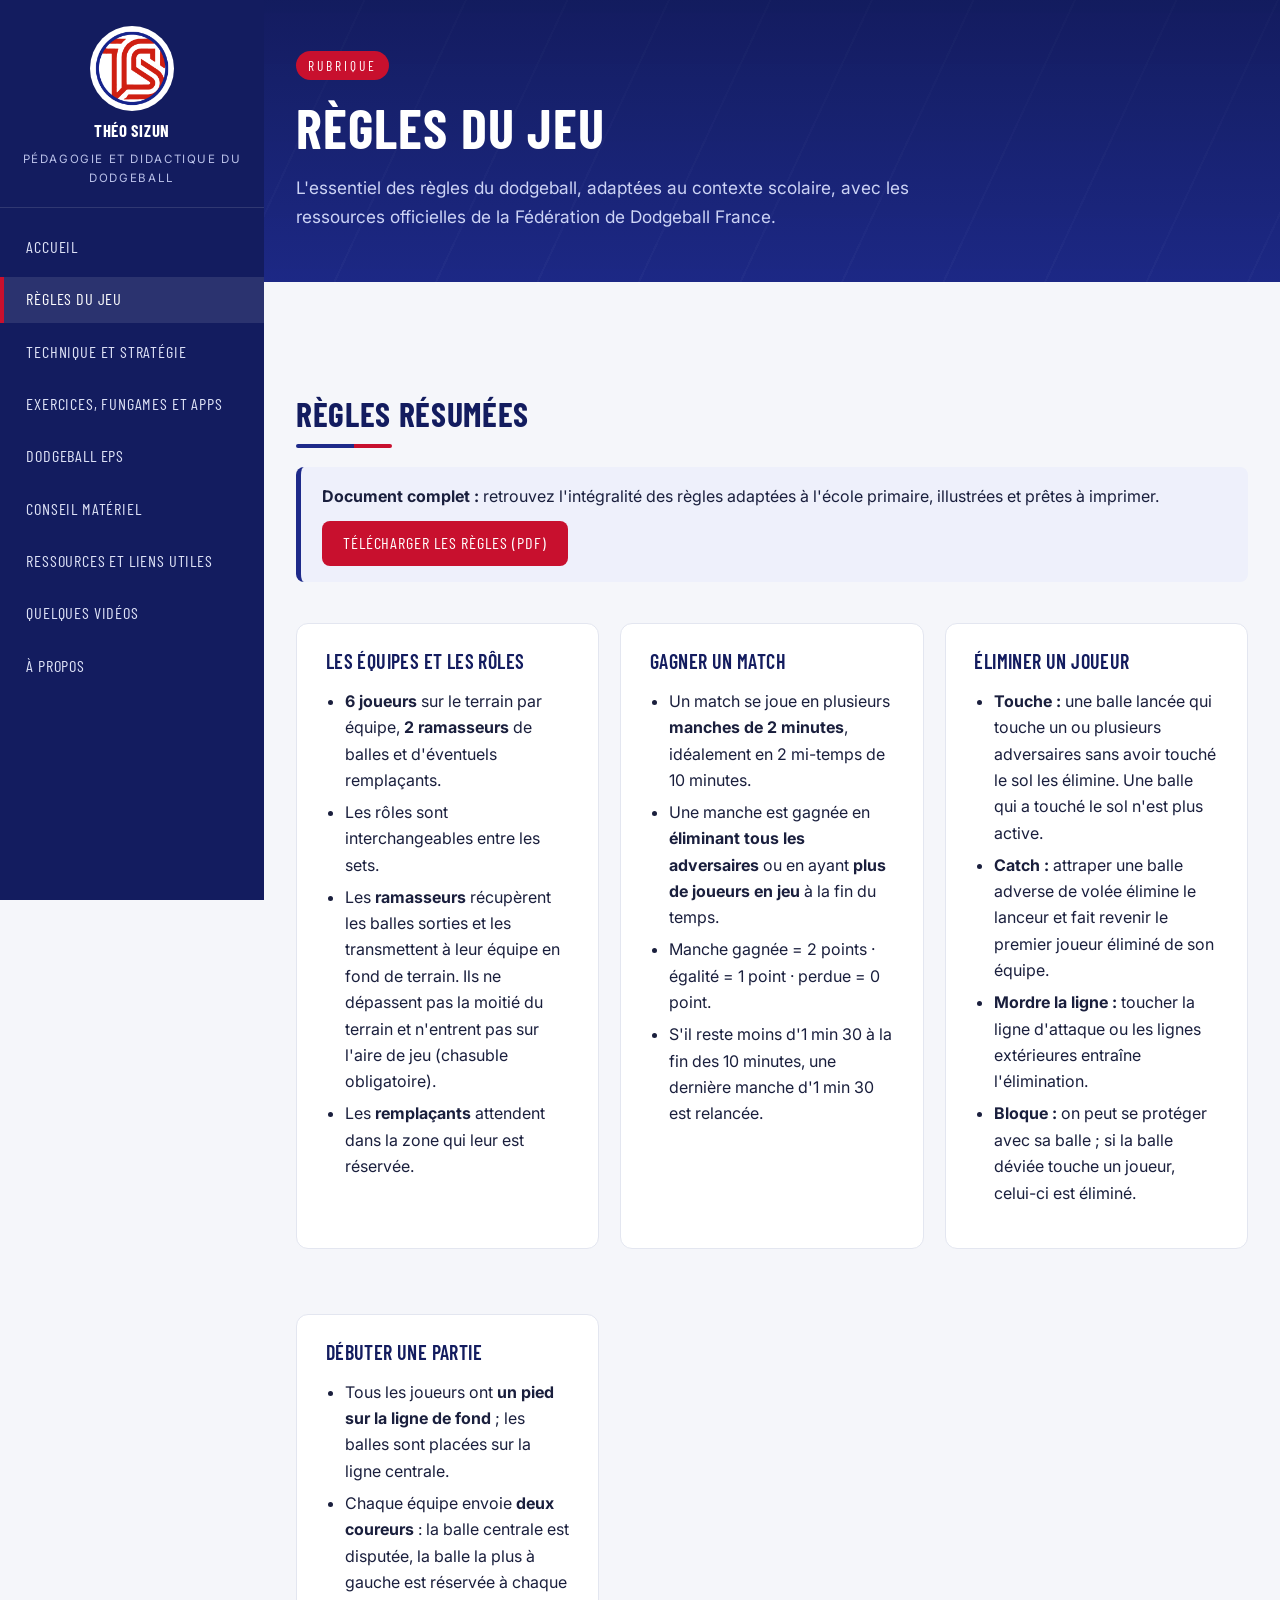
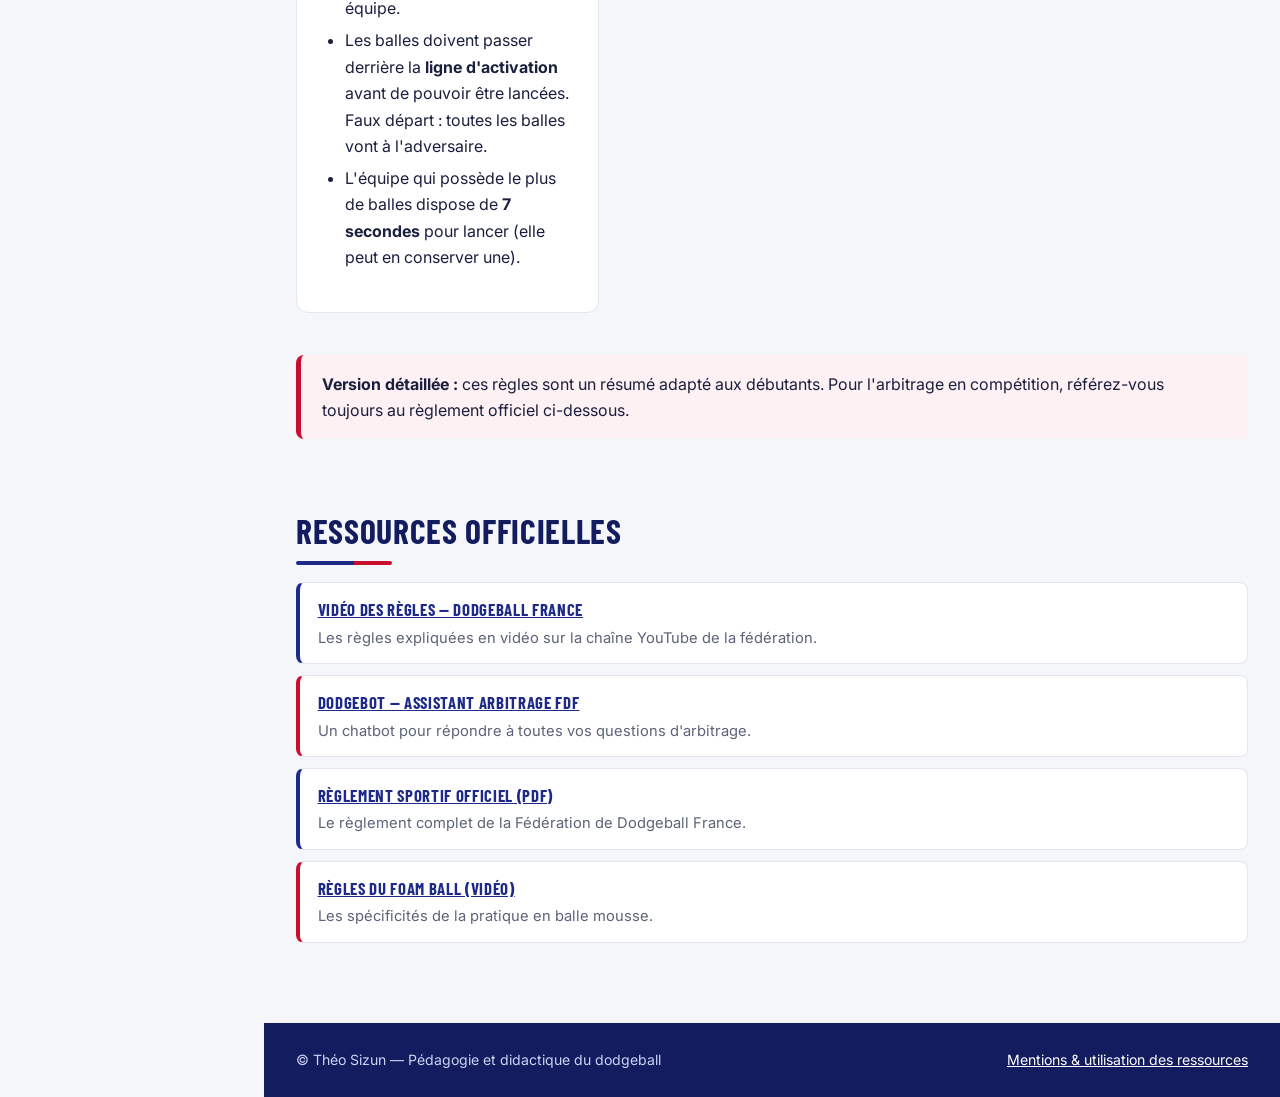
<file: regles.html>
<!DOCTYPE html>
<html lang="fr">
<head>
  <meta charset="UTF-8">
  <meta name="viewport" content="width=device-width, initial-scale=1.0">
  <title>Règles du jeu — Théo Sizun · Pédagogie et didactique du dodgeball</title>
  <meta name="description" content="Les règles du dodgeball résumées et adaptées au contexte scolaire, avec les ressources officielles de la FDF.">
  <link rel="icon" type="image/png" href="logo-mark.png">
  <!-- Polices : Barlow Condensed (titres) + Inter (texte) -->
  <link rel="preconnect" href="https://fonts.googleapis.com">
  <link rel="preconnect" href="https://fonts.gstatic.com" crossorigin>
  <link href="https://fonts.googleapis.com/css2?family=Barlow+Condensed:wght@600;700&family=Inter:wght@400;600&display=swap" rel="stylesheet">
  <link rel="stylesheet" href="style.css">
</head>
<body>

  <!-- Barre supérieure visible uniquement sur mobile -->
  <header class="barre-mobile">
    <img src="logo-mark.png" alt="">
    <strong>Théo Sizun · Dodgeball</strong>
    <button class="bouton-menu" aria-expanded="false" aria-label="Ouvrir le menu de navigation">☰</button>
  </header>

  <!-- Voile sombre derrière le menu ouvert (mobile) -->
  <div class="voile"></div>

  <div class="disposition">

    <!-- ================= NAVIGATION LATÉRALE ================= -->
    <aside class="sidebar">
      <a class="sidebar-logo" href="index.html">
        <img src="logo-mark.png" alt="Logo Théo Sizun">
        <strong>Théo Sizun</strong>
        <span>Pédagogie et didactique du dodgeball</span>
      </a>
      <nav class="nav-principale" aria-label="Navigation principale">
        <ul>
          <li><a href="index.html">Accueil</a></li>
          <li><a href="regles.html" class="actif">Règles du jeu</a></li>
          <li><a href="technique.html">Technique et stratégie</a></li>
          <li><a href="exercices.html">Exercices, fungames et apps</a></li>
          <li><a href="eps.html">Dodgeball EPS</a></li>
          <li><a href="materiel.html">Conseil matériel</a></li>
          <li><a href="ressources.html">Ressources et liens utiles</a></li>
          <li><a href="videos.html">Quelques vidéos</a></li>
          <li><a href="apropos.html">À propos</a></li>
        </ul>
      </nav>
    </aside>

    <!-- ================= CONTENU DE LA PAGE ================= -->
    <div class="contenu">

      <section class="hero">
        <div class="hero-interieur">
          <span class="fil-rouge">Rubrique</span>
          <h1>Règles du jeu</h1>
          <p class="sous-titre">L'essentiel des règles du dodgeball, adaptées au contexte scolaire, avec les ressources officielles de la Fédération de Dodgeball France.</p>
        </div>
      </section>

      <main class="contenu-interieur">
        <h2 class="titre-section">Règles résumées</h2>

        <!-- Document complet à télécharger -->
        <div class="encart bleu">
          <strong>Document complet :</strong> retrouvez l'intégralité des règles adaptées à
          l'école primaire, illustrées et prêtes à imprimer.
          <p style="margin: 0.7rem 0 0;">
            <a class="bouton" href="regles-dodgeball-primaire.pdf" target="_blank" rel="noopener">Télécharger les règles (PDF)</a>
          </p>
        </div>

        <div class="colonnes-2">
          <div class="bloc">
            <h3>Les équipes et les rôles</h3>
            <ul>
              <li><strong>6 joueurs</strong> sur le terrain par équipe, <strong>2 ramasseurs</strong> de balles et d'éventuels remplaçants.</li>
              <li>Les rôles sont interchangeables entre les sets.</li>
              <li>Les <strong>ramasseurs</strong> récupèrent les balles sorties et les transmettent à leur équipe en fond de terrain. Ils ne dépassent pas la moitié du terrain et n'entrent pas sur l'aire de jeu (chasuble obligatoire).</li>
              <li>Les <strong>remplaçants</strong> attendent dans la zone qui leur est réservée.</li>
            </ul>
          </div>
          <div class="bloc">
            <h3>Gagner un match</h3>
            <ul>
              <li>Un match se joue en plusieurs <strong>manches de 2 minutes</strong>, idéalement en 2 mi-temps de 10 minutes.</li>
              <li>Une manche est gagnée en <strong>éliminant tous les adversaires</strong> ou en ayant <strong>plus de joueurs en jeu</strong> à la fin du temps.</li>
              <li>Manche gagnée = 2 points · égalité = 1 point · perdue = 0 point.</li>
              <li>S'il reste moins d'1&nbsp;min&nbsp;30 à la fin des 10 minutes, une dernière manche d'1&nbsp;min&nbsp;30 est relancée.</li>
            </ul>
          </div>
          <div class="bloc">
            <h3>Éliminer un joueur</h3>
            <ul>
              <li><strong>Touche :</strong> une balle lancée qui touche un ou plusieurs adversaires sans avoir touché le sol les élimine. Une balle qui a touché le sol n'est plus active.</li>
              <li><strong>Catch :</strong> attraper une balle adverse de volée élimine le lanceur et fait revenir le premier joueur éliminé de son équipe.</li>
              <li><strong>Mordre la ligne :</strong> toucher la ligne d'attaque ou les lignes extérieures entraîne l'élimination.</li>
              <li><strong>Bloque :</strong> on peut se protéger avec sa balle ; si la balle déviée touche un joueur, celui-ci est éliminé.</li>
            </ul>
          </div>
          <div class="bloc">
            <h3>Débuter une partie</h3>
            <ul>
              <li>Tous les joueurs ont <strong>un pied sur la ligne de fond</strong> ; les balles sont placées sur la ligne centrale.</li>
              <li>Chaque équipe envoie <strong>deux coureurs</strong> : la balle centrale est disputée, la balle la plus à gauche est réservée à chaque équipe.</li>
              <li>Les balles doivent passer derrière la <strong>ligne d'activation</strong> avant de pouvoir être lancées. Faux départ : toutes les balles vont à l'adversaire.</li>
              <li>L'équipe qui possède le plus de balles dispose de <strong>7 secondes</strong> pour lancer (elle peut en conserver une).</li>
            </ul>
          </div>
        </div>

        <div class="encart">
          <strong>Version détaillée :</strong> ces règles sont un résumé adapté aux débutants.
          Pour l'arbitrage en compétition, référez-vous toujours au règlement officiel ci-dessous.
        </div>

        <h2 class="titre-section">Ressources officielles</h2>
        <ul class="liste-liens">
          <li>
            <strong><a href="https://youtu.be/l10nx6tcvQ8?feature=shared" target="_blank" rel="noopener">Vidéo des règles — Dodgeball France</a></strong>
            <span>Les règles expliquées en vidéo sur la chaîne YouTube de la fédération.</span>
          </li>
          <li>
            <strong><a href="https://chatgpt.com/g/g-69afda5d34308191954af387ac247cc1-dodgebot-assistant-arbitrage-dodgeball-france" target="_blank" rel="noopener">DodgeBot — Assistant arbitrage FDF</a></strong>
            <span>Un chatbot pour répondre à toutes vos questions d'arbitrage.</span>
          </li>
          <li>
            <strong><a href="https://cdn.eu.yapla.com/company/CPYzPCunxMjTd4DVJpsekaq9Y/asset/files/doc_federales/2025-11-25%20R%C3%A8glement%20sportif%20FDF.pdf" target="_blank" rel="noopener">Règlement sportif officiel (PDF)</a></strong>
            <span>Le règlement complet de la Fédération de Dodgeball France.</span>
          </li>
          <li>
            <strong><a href="https://youtu.be/rpnZvh8ginY?si=XDl7JSmC2qNXQGdM" target="_blank" rel="noopener">Règles du foam ball (vidéo)</a></strong>
            <span>Les spécificités de la pratique en balle mousse.</span>
          </li>
        </ul>
      </main>

      <footer class="pied">
        <div class="pied-interieur">
          <span>© Théo Sizun — Pédagogie et didactique du dodgeball</span>
          <span><a href="apropos.html">Mentions &amp; utilisation des ressources</a></span>
        </div>
      </footer>

    </div>
  </div>

  <script src="main.js"></script>
</body>
</html>
</file>
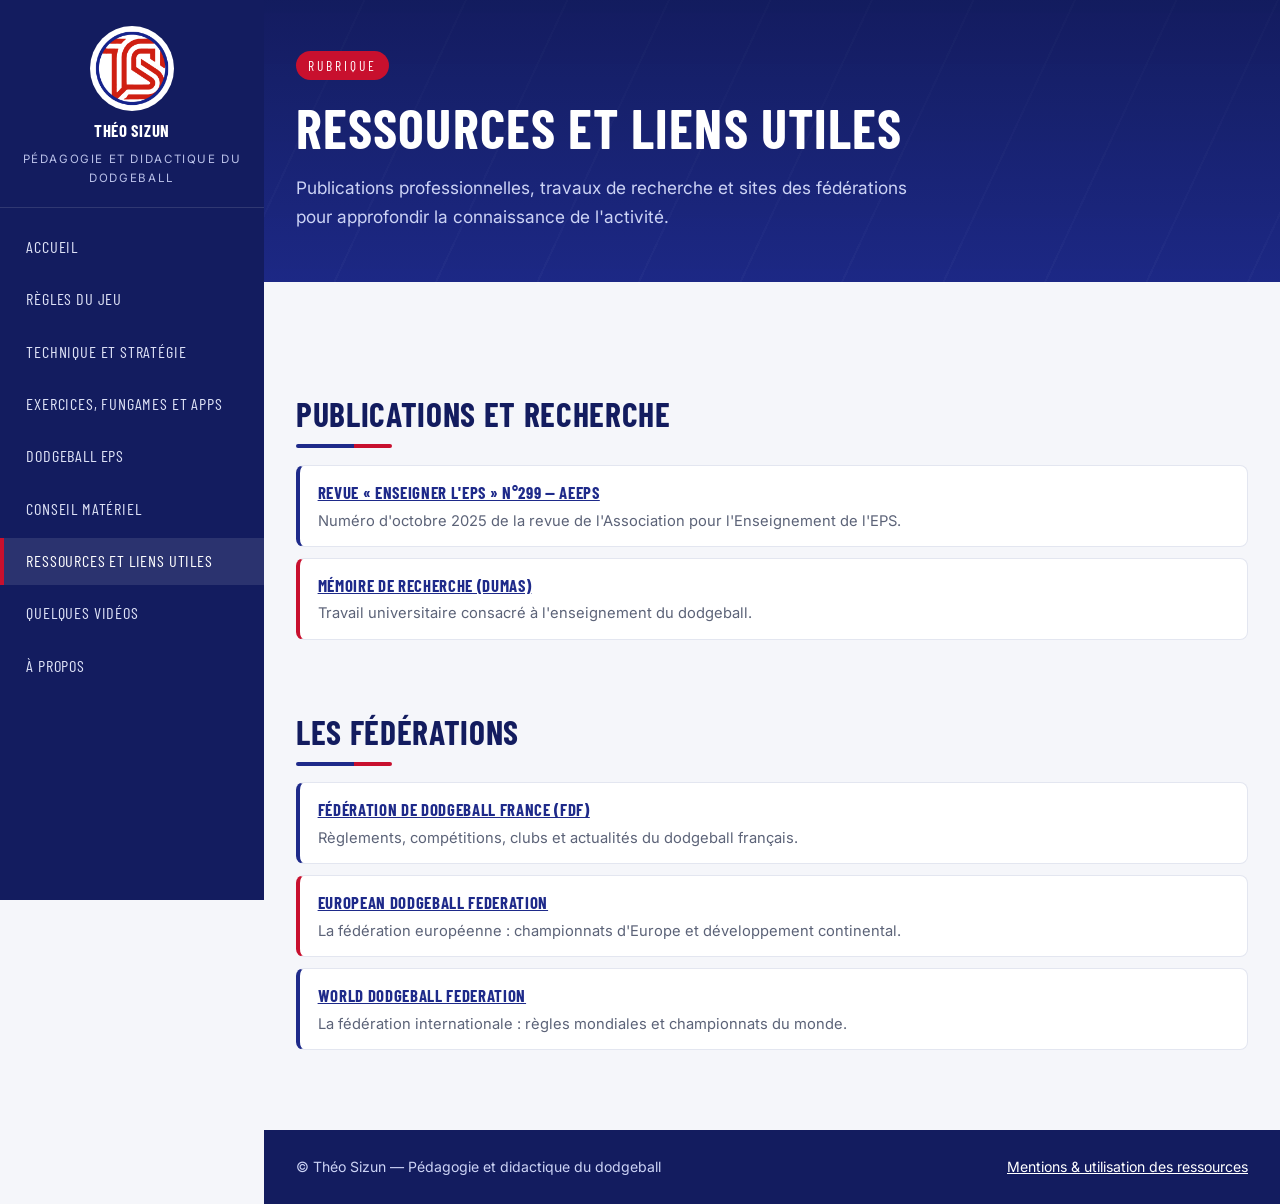
<file: ressources.html>
<!DOCTYPE html>
<html lang="fr">
<head>
  <meta charset="UTF-8">
  <meta name="viewport" content="width=device-width, initial-scale=1.0">
  <title>Ressources et liens utiles — Théo Sizun · Pédagogie et didactique du dodgeball</title>
  <meta name="description" content="Publications, mémoire de recherche et sites des fédérations de dodgeball.">
  <link rel="icon" type="image/png" href="logo-mark.png">
  <!-- Polices : Barlow Condensed (titres) + Inter (texte) -->
  <link rel="preconnect" href="https://fonts.googleapis.com">
  <link rel="preconnect" href="https://fonts.gstatic.com" crossorigin>
  <link href="https://fonts.googleapis.com/css2?family=Barlow+Condensed:wght@600;700&family=Inter:wght@400;600&display=swap" rel="stylesheet">
  <link rel="stylesheet" href="style.css">
</head>
<body>

  <!-- Barre supérieure visible uniquement sur mobile -->
  <header class="barre-mobile">
    <img src="logo-mark.png" alt="">
    <strong>Théo Sizun · Dodgeball</strong>
    <button class="bouton-menu" aria-expanded="false" aria-label="Ouvrir le menu de navigation">☰</button>
  </header>

  <!-- Voile sombre derrière le menu ouvert (mobile) -->
  <div class="voile"></div>

  <div class="disposition">

    <!-- ================= NAVIGATION LATÉRALE ================= -->
    <aside class="sidebar">
      <a class="sidebar-logo" href="index.html">
        <img src="logo-mark.png" alt="Logo Théo Sizun">
        <strong>Théo Sizun</strong>
        <span>Pédagogie et didactique du dodgeball</span>
      </a>
      <nav class="nav-principale" aria-label="Navigation principale">
        <ul>
          <li><a href="index.html">Accueil</a></li>
          <li><a href="regles.html">Règles du jeu</a></li>
          <li><a href="technique.html">Technique et stratégie</a></li>
          <li><a href="exercices.html">Exercices, fungames et apps</a></li>
          <li><a href="eps.html">Dodgeball EPS</a></li>
          <li><a href="materiel.html">Conseil matériel</a></li>
          <li><a href="ressources.html" class="actif">Ressources et liens utiles</a></li>
          <li><a href="videos.html">Quelques vidéos</a></li>
          <li><a href="apropos.html">À propos</a></li>
        </ul>
      </nav>
    </aside>

    <!-- ================= CONTENU DE LA PAGE ================= -->
    <div class="contenu">

      <section class="hero">
        <div class="hero-interieur">
          <span class="fil-rouge">Rubrique</span>
          <h1>Ressources et liens utiles</h1>
          <p class="sous-titre">Publications professionnelles, travaux de recherche et sites des fédérations pour approfondir la connaissance de l'activité.</p>
        </div>
      </section>

      <main class="contenu-interieur">
        <h2 class="titre-section">Publications et recherche</h2>
        <ul class="liste-liens">
          <li>
            <strong><a href="https://www.aeeps.org/productions/1867-revue-enseigner-leps-n-299-octobre-2025.html" target="_blank" rel="noopener">Revue « Enseigner l'EPS » n°299 — AEEPS</a></strong>
            <span>Numéro d'octobre 2025 de la revue de l'Association pour l'Enseignement de l'EPS.</span>
          </li>
          <li>
            <strong><a href="https://dumas.ccsd.cnrs.fr/dumas-03723647" target="_blank" rel="noopener">Mémoire de recherche (DUMAS)</a></strong>
            <span>Travail universitaire consacré à l'enseignement du dodgeball.</span>
          </li>
        </ul>

        <h2 class="titre-section">Les fédérations</h2>
        <ul class="liste-liens">
          <li>
            <strong><a href="https://www.ffdodgeball.fr/fr/accueil" target="_blank" rel="noopener">Fédération de Dodgeball France (FDF)</a></strong>
            <span>Règlements, compétitions, clubs et actualités du dodgeball français.</span>
          </li>
          <li>
            <strong><a href="https://www.dodgeballeurope.org" target="_blank" rel="noopener">European Dodgeball Federation</a></strong>
            <span>La fédération européenne : championnats d'Europe et développement continental.</span>
          </li>
          <li>
            <strong><a href="https://worlddodgeballfederation.com" target="_blank" rel="noopener">World Dodgeball Federation</a></strong>
            <span>La fédération internationale : règles mondiales et championnats du monde.</span>
          </li>
        </ul>
      </main>

      <footer class="pied">
        <div class="pied-interieur">
          <span>© Théo Sizun — Pédagogie et didactique du dodgeball</span>
          <span><a href="apropos.html">Mentions &amp; utilisation des ressources</a></span>
        </div>
      </footer>

    </div>
  </div>

  <script src="main.js"></script>
</body>
</html>
</file>
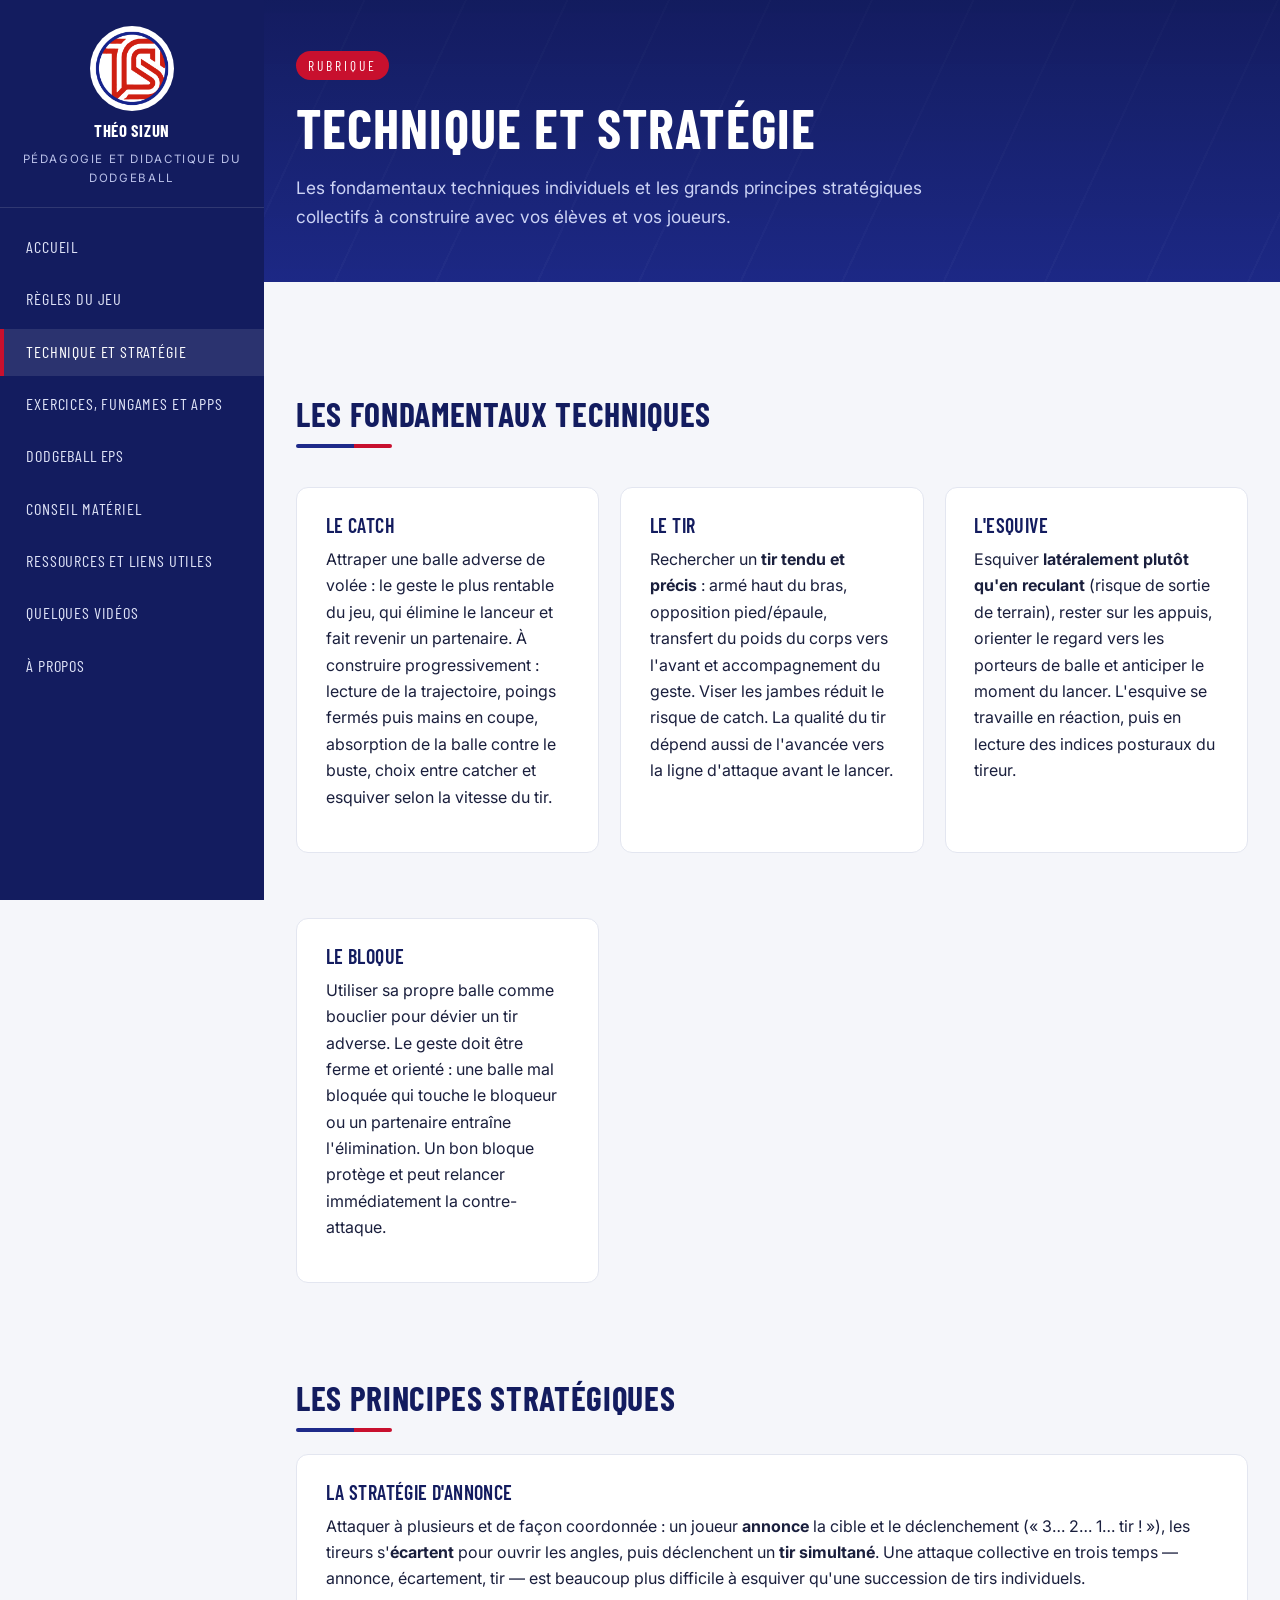
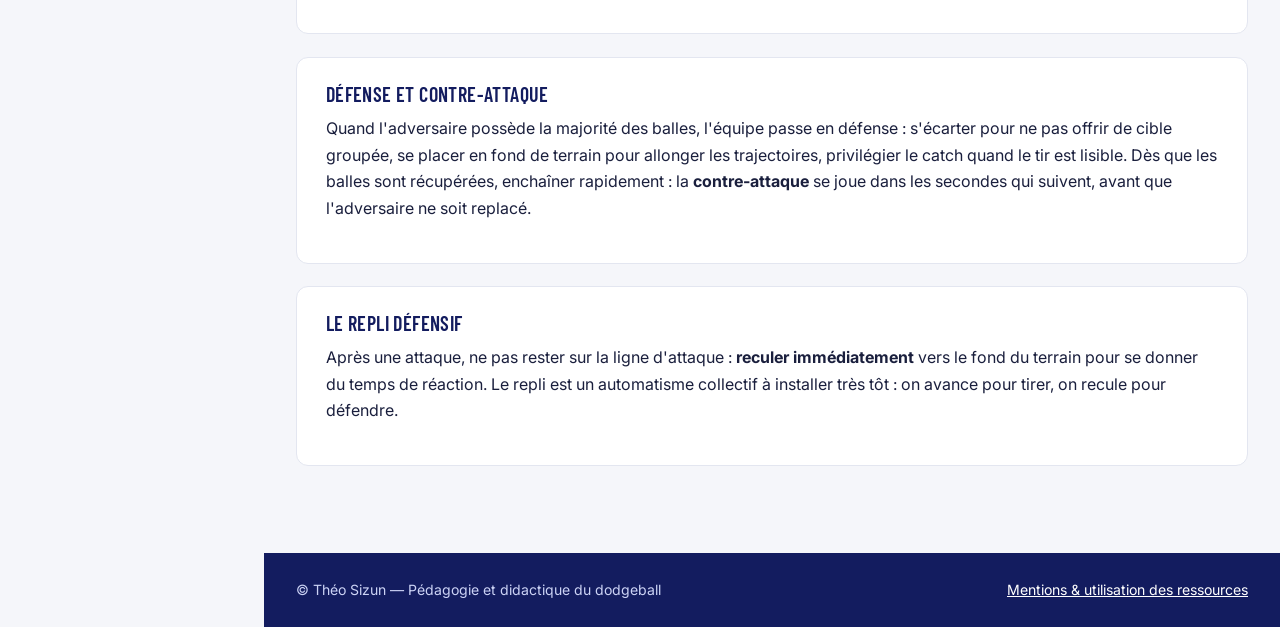
<file: technique.html>
<!DOCTYPE html>
<html lang="fr">
<head>
  <meta charset="UTF-8">
  <meta name="viewport" content="width=device-width, initial-scale=1.0">
  <title>Technique et stratégie — Théo Sizun · Pédagogie et didactique du dodgeball</title>
  <meta name="description" content="Catch, tir, esquive, bloque et principes stratégiques collectifs du dodgeball.">
  <link rel="icon" type="image/png" href="logo-mark.png">
  <!-- Polices : Barlow Condensed (titres) + Inter (texte) -->
  <link rel="preconnect" href="https://fonts.googleapis.com">
  <link rel="preconnect" href="https://fonts.gstatic.com" crossorigin>
  <link href="https://fonts.googleapis.com/css2?family=Barlow+Condensed:wght@600;700&family=Inter:wght@400;600&display=swap" rel="stylesheet">
  <link rel="stylesheet" href="style.css">
</head>
<body>

  <!-- Barre supérieure visible uniquement sur mobile -->
  <header class="barre-mobile">
    <img src="logo-mark.png" alt="">
    <strong>Théo Sizun · Dodgeball</strong>
    <button class="bouton-menu" aria-expanded="false" aria-label="Ouvrir le menu de navigation">☰</button>
  </header>

  <!-- Voile sombre derrière le menu ouvert (mobile) -->
  <div class="voile"></div>

  <div class="disposition">

    <!-- ================= NAVIGATION LATÉRALE ================= -->
    <aside class="sidebar">
      <a class="sidebar-logo" href="index.html">
        <img src="logo-mark.png" alt="Logo Théo Sizun">
        <strong>Théo Sizun</strong>
        <span>Pédagogie et didactique du dodgeball</span>
      </a>
      <nav class="nav-principale" aria-label="Navigation principale">
        <ul>
          <li><a href="index.html">Accueil</a></li>
          <li><a href="regles.html">Règles du jeu</a></li>
          <li><a href="technique.html" class="actif">Technique et stratégie</a></li>
          <li><a href="exercices.html">Exercices, fungames et apps</a></li>
          <li><a href="eps.html">Dodgeball EPS</a></li>
          <li><a href="materiel.html">Conseil matériel</a></li>
          <li><a href="ressources.html">Ressources et liens utiles</a></li>
          <li><a href="videos.html">Quelques vidéos</a></li>
          <li><a href="apropos.html">À propos</a></li>
        </ul>
      </nav>
    </aside>

    <!-- ================= CONTENU DE LA PAGE ================= -->
    <div class="contenu">

      <section class="hero">
        <div class="hero-interieur">
          <span class="fil-rouge">Rubrique</span>
          <h1>Technique et stratégie</h1>
          <p class="sous-titre">Les fondamentaux techniques individuels et les grands principes stratégiques collectifs à construire avec vos élèves et vos joueurs.</p>
        </div>
      </section>

      <main class="contenu-interieur">
        <h2 class="titre-section">Les fondamentaux techniques</h2>

        <div class="colonnes-2">
          <div class="bloc">
            <h3>Le catch</h3>
            <p>Attraper une balle adverse de volée : le geste le plus rentable du jeu, qui élimine
            le lanceur et fait revenir un partenaire. À construire progressivement : lecture de la
            trajectoire, poings fermés puis mains en coupe, absorption de la balle contre le buste,
            choix entre catcher et esquiver selon la vitesse du tir.</p>
          </div>
          <div class="bloc">
            <h3>Le tir</h3>
            <p>Rechercher un <strong>tir tendu et précis</strong> : armé haut du bras, opposition
            pied/épaule, transfert du poids du corps vers l'avant et accompagnement du geste.
            Viser les jambes réduit le risque de catch. La qualité du tir dépend aussi de l'avancée
            vers la ligne d'attaque avant le lancer.</p>
          </div>
          <div class="bloc">
            <h3>L'esquive</h3>
            <p>Esquiver <strong>latéralement plutôt qu'en reculant</strong> (risque de sortie de
            terrain), rester sur les appuis, orienter le regard vers les porteurs de balle et
            anticiper le moment du lancer. L'esquive se travaille en réaction, puis en lecture des
            indices posturaux du tireur.</p>
          </div>
          <div class="bloc">
            <h3>Le bloque</h3>
            <p>Utiliser sa propre balle comme bouclier pour dévier un tir adverse. Le geste doit
            être ferme et orienté : une balle mal bloquée qui touche le bloqueur ou un partenaire
            entraîne l'élimination. Un bon bloque protège et peut relancer immédiatement la
            contre-attaque.</p>
          </div>
        </div>

        <h2 class="titre-section">Les principes stratégiques</h2>

        <div class="bloc">
          <h3>La stratégie d'annonce</h3>
          <p>Attaquer à plusieurs et de façon coordonnée : un joueur <strong>annonce</strong> la
          cible et le déclenchement (« 3… 2… 1… tir ! »), les tireurs s'<strong>écartent</strong>
          pour ouvrir les angles, puis déclenchent un <strong>tir simultané</strong>. Une attaque
          collective en trois temps — annonce, écartement, tir — est beaucoup plus difficile à
          esquiver qu'une succession de tirs individuels.</p>
        </div>

        <div class="bloc">
          <h3>Défense et contre-attaque</h3>
          <p>Quand l'adversaire possède la majorité des balles, l'équipe passe en défense :
          s'écarter pour ne pas offrir de cible groupée, se placer en fond de terrain pour
          allonger les trajectoires, privilégier le catch quand le tir est lisible. Dès que les
          balles sont récupérées, enchaîner rapidement : la <strong>contre-attaque</strong> se joue
          dans les secondes qui suivent, avant que l'adversaire ne soit replacé.</p>
        </div>

        <div class="bloc">
          <h3>Le repli défensif</h3>
          <p>Après une attaque, ne pas rester sur la ligne d'attaque : <strong>reculer
          immédiatement</strong> vers le fond du terrain pour se donner du temps de réaction.
          Le repli est un automatisme collectif à installer très tôt : on avance pour tirer,
          on recule pour défendre.</p>
        </div>
      </main>

      <footer class="pied">
        <div class="pied-interieur">
          <span>© Théo Sizun — Pédagogie et didactique du dodgeball</span>
          <span><a href="apropos.html">Mentions &amp; utilisation des ressources</a></span>
        </div>
      </footer>

    </div>
  </div>

  <script src="main.js"></script>
</body>
</html>
</file>
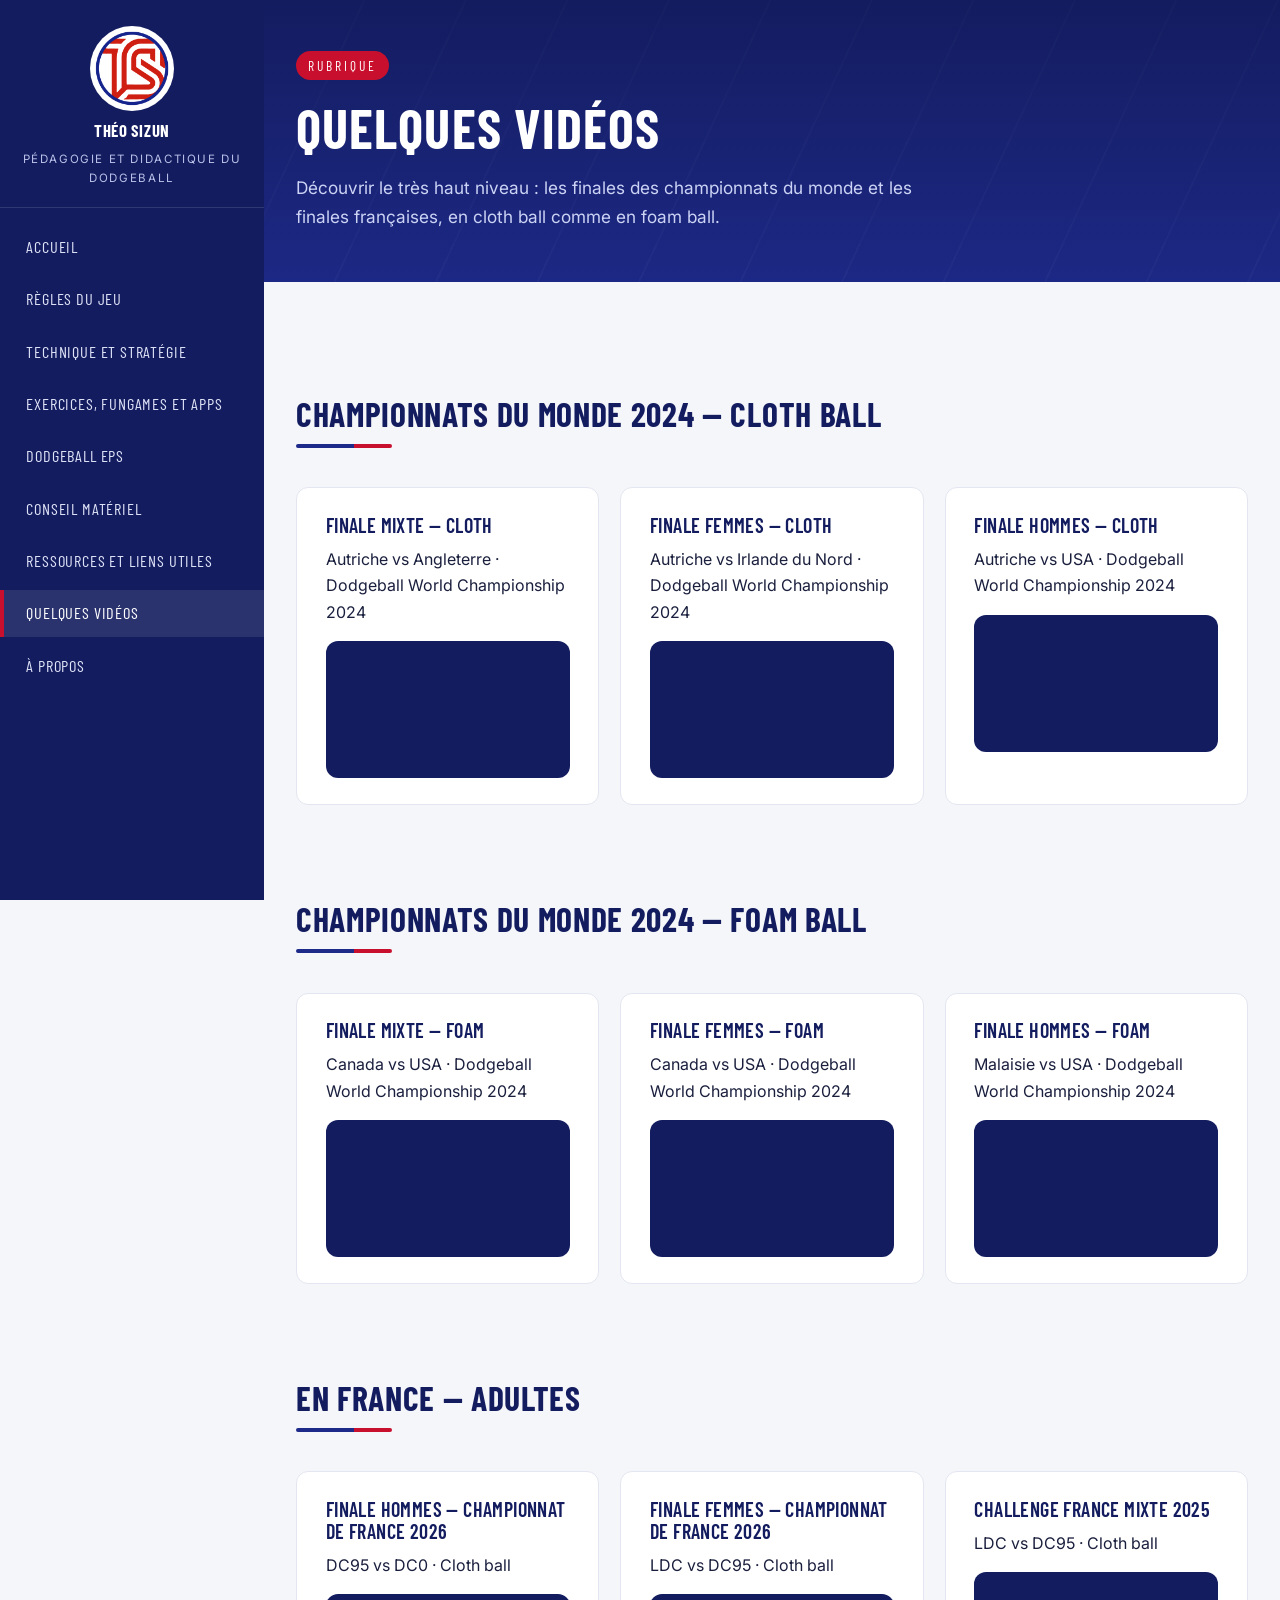
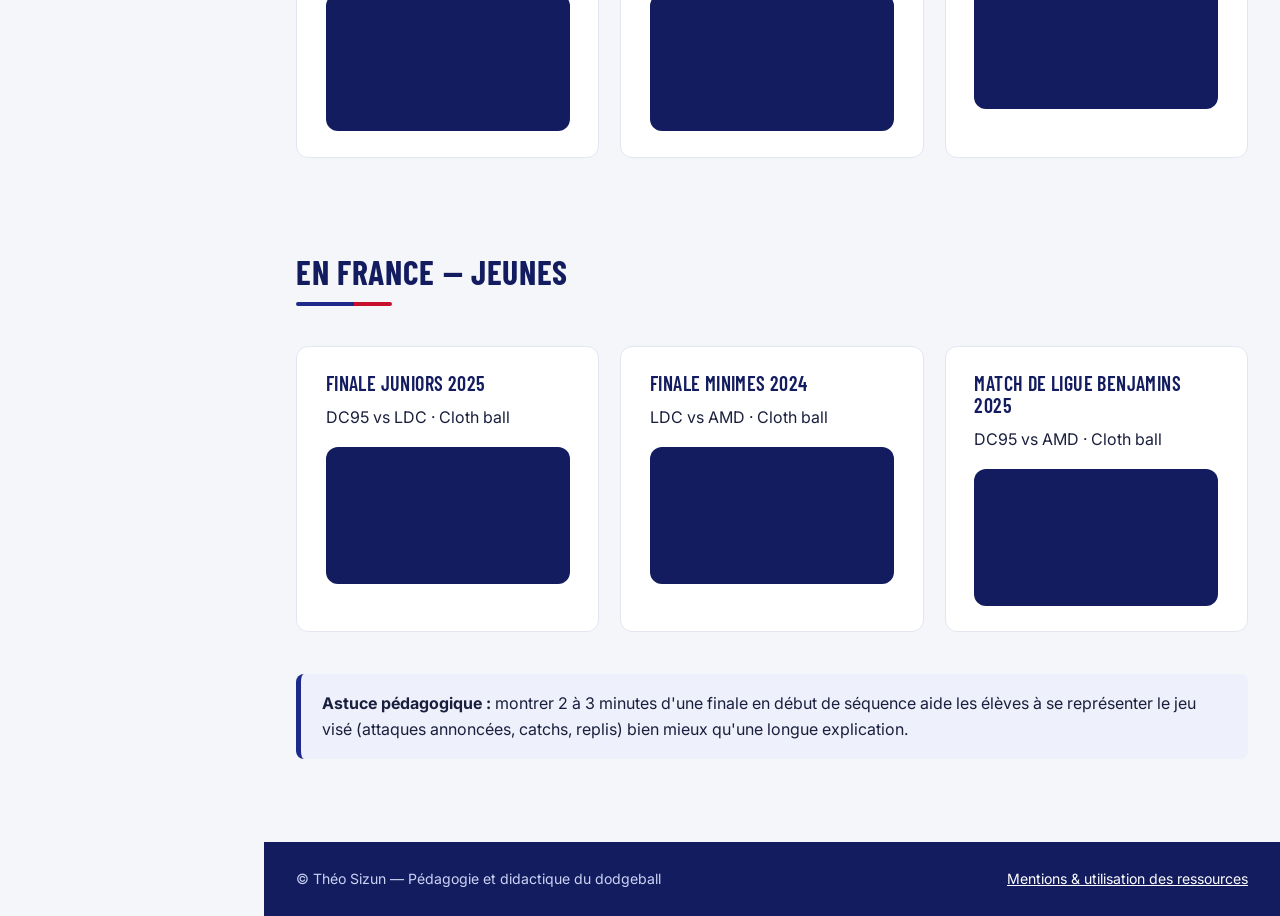
<file: videos.html>
<!DOCTYPE html>
<html lang="fr">
<head>
  <meta charset="UTF-8">
  <meta name="viewport" content="width=device-width, initial-scale=1.0">
  <title>Quelques vidéos — Théo Sizun · Pédagogie et didactique du dodgeball</title>
  <meta name="description" content="Finales des championnats du monde et de France de dodgeball, en cloth ball et foam ball.">
  <link rel="icon" type="image/png" href="logo-mark.png">
  <!-- Polices : Barlow Condensed (titres) + Inter (texte) -->
  <link rel="preconnect" href="https://fonts.googleapis.com">
  <link rel="preconnect" href="https://fonts.gstatic.com" crossorigin>
  <link href="https://fonts.googleapis.com/css2?family=Barlow+Condensed:wght@600;700&family=Inter:wght@400;600&display=swap" rel="stylesheet">
  <link rel="stylesheet" href="style.css">
</head>
<body>

  <!-- Barre supérieure visible uniquement sur mobile -->
  <header class="barre-mobile">
    <img src="logo-mark.png" alt="">
    <strong>Théo Sizun · Dodgeball</strong>
    <button class="bouton-menu" aria-expanded="false" aria-label="Ouvrir le menu de navigation">☰</button>
  </header>

  <!-- Voile sombre derrière le menu ouvert (mobile) -->
  <div class="voile"></div>

  <div class="disposition">

    <!-- ================= NAVIGATION LATÉRALE ================= -->
    <aside class="sidebar">
      <a class="sidebar-logo" href="index.html">
        <img src="logo-mark.png" alt="Logo Théo Sizun">
        <strong>Théo Sizun</strong>
        <span>Pédagogie et didactique du dodgeball</span>
      </a>
      <nav class="nav-principale" aria-label="Navigation principale">
        <ul>
          <li><a href="index.html">Accueil</a></li>
          <li><a href="regles.html">Règles du jeu</a></li>
          <li><a href="technique.html">Technique et stratégie</a></li>
          <li><a href="exercices.html">Exercices, fungames et apps</a></li>
          <li><a href="eps.html">Dodgeball EPS</a></li>
          <li><a href="materiel.html">Conseil matériel</a></li>
          <li><a href="ressources.html">Ressources et liens utiles</a></li>
          <li><a href="videos.html" class="actif">Quelques vidéos</a></li>
          <li><a href="apropos.html">À propos</a></li>
        </ul>
      </nav>
    </aside>

    <!-- ================= CONTENU DE LA PAGE ================= -->
    <div class="contenu">

      <section class="hero">
        <div class="hero-interieur">
          <span class="fil-rouge">Rubrique</span>
          <h1>Quelques vidéos</h1>
          <p class="sous-titre">Découvrir le très haut niveau : les finales des championnats du monde et les finales françaises, en cloth ball comme en foam ball.</p>
        </div>
      </section>

      <main class="contenu-interieur">
        <h2 class="titre-section">Championnats du monde 2024 — Cloth ball</h2>
        <div class="colonnes-2">
          <div class="bloc">
            <h3>Finale mixte — Cloth</h3>
            <p>Autriche vs Angleterre · Dodgeball World Championship 2024</p>
            <div class="video">
              <iframe src="https://www.youtube.com/embed/FYfTHfOpF74" title="Finale mixte — Cloth"
                loading="lazy" allowfullscreen
                allow="accelerometer; autoplay; clipboard-write; encrypted-media; gyroscope; picture-in-picture"></iframe>
            </div>
          </div>
          <div class="bloc">
            <h3>Finale femmes — Cloth</h3>
            <p>Autriche vs Irlande du Nord · Dodgeball World Championship 2024</p>
            <div class="video">
              <iframe src="https://www.youtube.com/embed/BWEud_9unPY" title="Finale femmes — Cloth"
                loading="lazy" allowfullscreen
                allow="accelerometer; autoplay; clipboard-write; encrypted-media; gyroscope; picture-in-picture"></iframe>
            </div>
          </div>
          <div class="bloc">
            <h3>Finale hommes — Cloth</h3>
            <p>Autriche vs USA · Dodgeball World Championship 2024</p>
            <div class="video">
              <iframe src="https://www.youtube.com/embed/hh5o9YIBG3I" title="Finale hommes — Cloth"
                loading="lazy" allowfullscreen
                allow="accelerometer; autoplay; clipboard-write; encrypted-media; gyroscope; picture-in-picture"></iframe>
            </div>
          </div>
        </div>

        <h2 class="titre-section">Championnats du monde 2024 — Foam ball</h2>
        <div class="colonnes-2">
          <div class="bloc">
            <h3>Finale mixte — Foam</h3>
            <p>Canada vs USA · Dodgeball World Championship 2024</p>
            <div class="video">
              <iframe src="https://www.youtube.com/embed/zXMZjkOCKyA" title="Finale mixte — Foam"
                loading="lazy" allowfullscreen
                allow="accelerometer; autoplay; clipboard-write; encrypted-media; gyroscope; picture-in-picture"></iframe>
            </div>
          </div>
          <div class="bloc">
            <h3>Finale femmes — Foam</h3>
            <p>Canada vs USA · Dodgeball World Championship 2024</p>
            <div class="video">
              <iframe src="https://www.youtube.com/embed/9Y_MD3sTlwI" title="Finale femmes — Foam"
                loading="lazy" allowfullscreen
                allow="accelerometer; autoplay; clipboard-write; encrypted-media; gyroscope; picture-in-picture"></iframe>
            </div>
          </div>
          <div class="bloc">
            <h3>Finale hommes — Foam</h3>
            <p>Malaisie vs USA · Dodgeball World Championship 2024</p>
            <div class="video">
              <iframe src="https://www.youtube.com/embed/qQoK9QGXHIU" title="Finale hommes — Foam"
                loading="lazy" allowfullscreen
                allow="accelerometer; autoplay; clipboard-write; encrypted-media; gyroscope; picture-in-picture"></iframe>
            </div>
          </div>
        </div>

        <h2 class="titre-section">En France — Adultes</h2>
        <div class="colonnes-2">
          <div class="bloc">
            <h3>Finale hommes — Championnat de France 2026</h3>
            <p>DC95 vs DC0 · Cloth ball</p>
            <div class="video">
              <iframe src="https://www.youtube.com/embed/VAOdYb9Cx-w" title="Finale hommes — Championnat de France 2026"
                loading="lazy" allowfullscreen
                allow="accelerometer; autoplay; clipboard-write; encrypted-media; gyroscope; picture-in-picture"></iframe>
            </div>
          </div>
          <div class="bloc">
            <h3>Finale femmes — Championnat de France 2026</h3>
            <p>LDC vs DC95 · Cloth ball</p>
            <div class="video">
              <iframe src="https://www.youtube.com/embed/kf2-GdUOVtg" title="Finale femmes — Championnat de France 2026"
                loading="lazy" allowfullscreen
                allow="accelerometer; autoplay; clipboard-write; encrypted-media; gyroscope; picture-in-picture"></iframe>
            </div>
          </div>
          <div class="bloc">
            <h3>Challenge France mixte 2025</h3>
            <p>LDC vs DC95 · Cloth ball</p>
            <div class="video">
              <iframe src="https://www.youtube.com/embed/tnxdC4HKoMc" title="Challenge France mixte 2025"
                loading="lazy" allowfullscreen
                allow="accelerometer; autoplay; clipboard-write; encrypted-media; gyroscope; picture-in-picture"></iframe>
            </div>
          </div>
        </div>

        <h2 class="titre-section">En France — Jeunes</h2>
        <div class="colonnes-2">
          <div class="bloc">
            <h3>Finale juniors 2025</h3>
            <p>DC95 vs LDC · Cloth ball</p>
            <div class="video">
              <iframe src="https://www.youtube.com/embed/qXhDmTzK2N0" title="Finale juniors 2025"
                loading="lazy" allowfullscreen
                allow="accelerometer; autoplay; clipboard-write; encrypted-media; gyroscope; picture-in-picture"></iframe>
            </div>
          </div>
          <div class="bloc">
            <h3>Finale minimes 2024</h3>
            <p>LDC vs AMD · Cloth ball</p>
            <div class="video">
              <iframe src="https://www.youtube.com/embed/MIzYb2hP4Ls" title="Finale minimes 2024"
                loading="lazy" allowfullscreen
                allow="accelerometer; autoplay; clipboard-write; encrypted-media; gyroscope; picture-in-picture"></iframe>
            </div>
          </div>
          <div class="bloc">
            <h3>Match de ligue benjamins 2025</h3>
            <p>DC95 vs AMD · Cloth ball</p>
            <div class="video">
              <iframe src="https://www.youtube.com/embed/fM9FZtB7MKs" title="Match de ligue benjamins 2025"
                loading="lazy" allowfullscreen
                allow="accelerometer; autoplay; clipboard-write; encrypted-media; gyroscope; picture-in-picture"></iframe>
            </div>
          </div>
        </div>

        <div class="encart bleu">
          <strong>Astuce pédagogique :</strong> montrer 2 à 3 minutes d'une finale en début de
          séquence aide les élèves à se représenter le jeu visé (attaques annoncées, catchs,
          replis) bien mieux qu'une longue explication.
        </div>
      </main>

      <footer class="pied">
        <div class="pied-interieur">
          <span>© Théo Sizun — Pédagogie et didactique du dodgeball</span>
          <span><a href="apropos.html">Mentions &amp; utilisation des ressources</a></span>
        </div>
      </footer>

    </div>
  </div>

  <script src="main.js"></script>
</body>
</html>
</file>
<file: style.css>
/* ============================================================
   THÉO SIZUN — PÉDAGOGIE ET DIDACTIQUE DU DODGEBALL
   Feuille de style principale
   ------------------------------------------------------------
   Sommaire :
   1. Variables (couleurs, typographie, espacements)
   2. Base / reset
   3. Structure générale (sidebar + contenu)
   4. Navigation latérale
   5. Barre mobile (hamburger)
   6. Hero / en-têtes de page
   7. Cartes et grilles
   8. Composants (boutons, tableaux, badges, encarts)
   9. Filtres (page Exercices)
   10. Pied de page
   11. Responsive
   ============================================================ */

/* ---------- 1. VARIABLES ---------- */
:root {
  /* Couleurs issues du logo */
  --bleu: #1e2a8a;        /* bleu marine du logo */
  --bleu-fonce: #131c5f;  /* variante sombre (survols, fonds) */
  --rouge: #c8102e;       /* rouge du logo */
  --rouge-fonce: #a30d26;

  /* Neutres */
  --blanc: #ffffff;
  --fond: #f5f6fa;        /* fond général très légèrement bleuté */
  --encre: #1a1f3d;       /* texte principal */
  --gris: #5c6378;        /* texte secondaire */
  --ligne: #e3e6f0;       /* bordures fines */

  /* Typographie */
  --police-titre: "Barlow Condensed", "Arial Narrow", sans-serif;
  --police-texte: "Inter", "Helvetica Neue", Arial, sans-serif;

  /* Dimensions */
  --sidebar-largeur: 264px;
  --contenu-max: 1080px;
  --rayon: 12px;
}

/* ---------- 2. BASE ---------- */
*, *::before, *::after { box-sizing: border-box; }

html { scroll-behavior: smooth; }
@media (prefers-reduced-motion: reduce) {
  html { scroll-behavior: auto; }
  *, *::before, *::after { transition: none !important; animation: none !important; }
}

body {
  margin: 0;
  font-family: var(--police-texte);
  font-size: 16px;
  line-height: 1.65;
  color: var(--encre);
  background: var(--fond);
}

img { max-width: 100%; height: auto; }

a { color: var(--bleu); }
a:hover { color: var(--rouge); }
a:focus-visible,
button:focus-visible {
  outline: 3px solid var(--rouge);
  outline-offset: 2px;
  border-radius: 4px;
}

h1, h2, h3 {
  font-family: var(--police-titre);
  text-transform: uppercase;
  letter-spacing: 0.02em;
  line-height: 1.1;
  color: var(--bleu-fonce);
  margin: 0 0 0.5em;
}
h1 { font-size: clamp(2.2rem, 5vw, 3.4rem); font-weight: 700; }
h2 { font-size: clamp(1.6rem, 3vw, 2.1rem); font-weight: 700; }
h3 { font-size: 1.25rem; font-weight: 600; }

p { margin: 0 0 1em; }
ul { padding-left: 1.2em; }
li { margin-bottom: 0.35em; }

/* Titre de section avec la « ligne d'attaque » (signature du site) :
   un soulignement bicolore bleu/rouge rappelant les lignes du terrain */
.titre-section {
  position: relative;
  padding-bottom: 0.45em;
  margin-top: 2.2em;
}
.titre-section::after {
  content: "";
  position: absolute;
  left: 0; bottom: 0;
  width: 96px; height: 4px;
  background: linear-gradient(90deg, var(--bleu) 0 60%, var(--rouge) 60% 100%);
  border-radius: 2px;
}

/* ---------- 3. STRUCTURE GÉNÉRALE ---------- */
.disposition {
  display: flex;
  min-height: 100vh;
}

.contenu {
  flex: 1;
  margin-left: var(--sidebar-largeur); /* laisse la place à la sidebar fixe */
  display: flex;
  flex-direction: column;
  min-width: 0;
}

.contenu-interieur {
  width: 100%;
  max-width: var(--contenu-max);
  margin: 0 auto;
  padding: 2.5rem 2rem 4rem;
}

/* ---------- 4. NAVIGATION LATÉRALE ---------- */
.sidebar {
  position: fixed;
  top: 0; left: 0; bottom: 0;
  width: var(--sidebar-largeur);
  background: var(--bleu-fonce);
  color: var(--blanc);
  display: flex;
  flex-direction: column;
  z-index: 100;
  overflow-y: auto;
}

.sidebar-logo {
  display: flex;
  flex-direction: column;
  align-items: center;
  gap: 0.6rem;
  padding: 1.6rem 1rem 1.2rem;
  text-decoration: none;
  color: var(--blanc);
  border-bottom: 1px solid rgba(255, 255, 255, 0.12);
}
.sidebar-logo:hover { color: var(--blanc); } /* le logo reste blanc au survol */
.sidebar-logo img {
  width: 84px;
  background: var(--blanc);
  border-radius: 50%;
  padding: 4px;
}
.sidebar-logo strong {
  font-family: var(--police-titre);
  text-transform: uppercase;
  font-size: 1.05rem;
  letter-spacing: 0.04em;
  text-align: center;
  line-height: 1.2;
}
.sidebar-logo span {
  font-size: 0.72rem;
  text-transform: uppercase;
  letter-spacing: 0.14em;
  color: #b9c0e8;
  text-align: center;
}

.nav-principale {
  padding: 1rem 0 2rem;
}
.nav-principale ul {
  list-style: none;
  margin: 0;
  padding: 0;
}
.nav-principale a {
  display: block;
  padding: 0.62rem 1.4rem;
  color: #dfe3f7;
  text-decoration: none;
  font-family: var(--police-titre);
  text-transform: uppercase;
  font-size: 1.02rem;
  letter-spacing: 0.05em;
  border-left: 4px solid transparent;
  transition: background 0.15s, border-color 0.15s, color 0.15s;
}
.nav-principale a:hover {
  background: rgba(255, 255, 255, 0.08);
  color: var(--blanc);
}
/* Page active : liseré rouge, comme une ligne d'attaque franchie */
.nav-principale a.actif {
  border-left-color: var(--rouge);
  background: rgba(255, 255, 255, 0.1);
  color: var(--blanc);
}

/* ---------- 5. BARRE MOBILE ---------- */
.barre-mobile {
  display: none; /* visible uniquement sur petits écrans (cf. media queries) */
  position: sticky;
  top: 0;
  z-index: 90;
  background: var(--bleu-fonce);
  color: var(--blanc);
  align-items: center;
  gap: 0.8rem;
  padding: 0.6rem 1rem;
}
.barre-mobile img { width: 40px; background: var(--blanc); border-radius: 50%; padding: 2px; }
.barre-mobile strong {
  font-family: var(--police-titre);
  text-transform: uppercase;
  font-size: 1rem;
  letter-spacing: 0.05em;
}
.bouton-menu {
  margin-left: auto;
  background: none;
  border: 2px solid rgba(255,255,255,0.5);
  border-radius: 8px;
  color: var(--blanc);
  font-size: 1.3rem;
  line-height: 1;
  padding: 0.35rem 0.6rem;
  cursor: pointer;
}

/* Voile sombre derrière la sidebar ouverte (mobile) */
.voile {
  display: none;
  position: fixed;
  inset: 0;
  background: rgba(10, 14, 40, 0.55);
  z-index: 95;
}
body.menu-ouvert .voile { display: block; }

/* ---------- 6. HERO / EN-TÊTES DE PAGE ---------- */
/* Fond « terrain » : fines lignes évoquant le traçage d'un terrain de dodgeball */
.hero {
  background:
    linear-gradient(rgba(19, 28, 95, 0.92), rgba(30, 42, 138, 0.88)),
    repeating-linear-gradient(115deg, transparent 0 90px, rgba(255,255,255,0.16) 90px 92px);
  background-color: var(--bleu-fonce);
  color: var(--blanc);
  padding: 3.2rem 2rem;
}
.hero .hero-interieur {
  max-width: var(--contenu-max);
  margin: 0 auto;
}
.hero h1 { color: var(--blanc); margin-bottom: 0.3em; }
.hero .sous-titre {
  color: #ccd3f5;
  font-size: 1.08rem;
  max-width: 640px;
  margin: 0;
}
.hero .fil-rouge {
  display: inline-block;
  font-family: var(--police-titre);
  text-transform: uppercase;
  letter-spacing: 0.22em;
  font-size: 0.85rem;
  color: var(--blanc);
  background: var(--rouge);
  padding: 0.25em 0.9em;
  border-radius: 999px;
  margin-bottom: 1.1rem;
}

/* Hero spécifique à la page d'accueil : logo mis en valeur */
.hero-accueil { text-align: center; padding: 4rem 2rem 3.4rem; }
.hero-accueil img.logo-central {
  width: 168px;
  background: var(--blanc);
  border-radius: 50%;
  padding: 10px;
  box-shadow: 0 12px 34px rgba(0, 0, 0, 0.35);
  margin-bottom: 1.4rem;
}
.hero-accueil .sous-titre { margin: 0 auto; }

/* ---------- 7. CARTES ET GRILLES ---------- */
.grille-cartes {
  display: grid;
  grid-template-columns: repeat(auto-fill, minmax(250px, 1fr));
  gap: 1.3rem;
  margin: 1.6rem 0;
}

.carte {
  background: var(--blanc);
  border: 1px solid var(--ligne);
  border-top: 4px solid var(--bleu);
  border-radius: var(--rayon);
  padding: 1.3rem 1.3rem 1.1rem;
  text-decoration: none;
  color: var(--encre);
  display: flex;
  flex-direction: column;
  gap: 0.4rem;
  transition: transform 0.15s, box-shadow 0.15s;
}
.carte:nth-child(even) { border-top-color: var(--rouge); }
.carte:hover {
  transform: translateY(-3px);
  box-shadow: 0 10px 24px rgba(19, 28, 95, 0.12);
  color: var(--encre);
}
.carte h3 { margin-bottom: 0.2em; }
.carte p { color: var(--gris); font-size: 0.95rem; margin: 0; }
.carte .fleche {
  margin-top: auto;
  padding-top: 0.6rem;
  font-family: var(--police-titre);
  text-transform: uppercase;
  letter-spacing: 0.08em;
  font-size: 0.95rem;
  color: var(--rouge);
}

/* Bloc de contenu blanc générique */
.bloc {
  background: var(--blanc);
  border: 1px solid var(--ligne);
  border-radius: var(--rayon);
  padding: 1.6rem 1.8rem;
  margin: 1.4rem 0;
}
.bloc h3:first-child, .bloc h2:first-child { margin-top: 0; }

/* Deux colonnes souples */
.colonnes-2 {
  display: grid;
  grid-template-columns: repeat(auto-fit, minmax(300px, 1fr));
  gap: 1.3rem;
}

/* ---------- 8. COMPOSANTS ---------- */
.bouton {
  display: inline-block;
  font-family: var(--police-titre);
  text-transform: uppercase;
  letter-spacing: 0.06em;
  font-size: 1.02rem;
  background: var(--rouge);
  color: var(--blanc);
  text-decoration: none;
  border: none;
  border-radius: 8px;
  padding: 0.55rem 1.3rem;
  cursor: pointer;
  transition: background 0.15s;
}
.bouton:hover { background: var(--rouge-fonce); color: var(--blanc); }
.bouton.secondaire { background: var(--bleu); }
.bouton.secondaire:hover { background: var(--bleu-fonce); }

/* Liste de liens externes présentés en « rangées » */
.liste-liens { list-style: none; padding: 0; margin: 1rem 0; }
.liste-liens li {
  background: var(--blanc);
  border: 1px solid var(--ligne);
  border-left: 4px solid var(--bleu);
  border-radius: 8px;
  padding: 0.8rem 1.1rem;
  margin-bottom: 0.7rem;
}
.liste-liens li:nth-child(even) { border-left-color: var(--rouge); }
.liste-liens strong { display: block; font-family: var(--police-titre); text-transform: uppercase; letter-spacing: 0.04em; font-size: 1.05rem; }
.liste-liens span { color: var(--gris); font-size: 0.92rem; }

/* Badges (utilisés pour les filtres et étiquettes) */
.badge {
  display: inline-block;
  font-size: 0.75rem;
  text-transform: uppercase;
  letter-spacing: 0.08em;
  font-weight: 600;
  padding: 0.15em 0.7em;
  border-radius: 999px;
  background: #e8ebfa;
  color: var(--bleu);
}
.badge.rouge { background: #fbe4e8; color: var(--rouge); }

/* Encart d'avertissement / à noter */
.encart {
  border-left: 5px solid var(--rouge);
  background: #fdf1f3;
  border-radius: 8px;
  padding: 1rem 1.3rem;
  margin: 1.2rem 0;
}
.encart.bleu { border-left-color: var(--bleu); background: #eef0fb; }

/* Tableaux */
.table-defilante { overflow-x: auto; }
table {
  width: 100%;
  border-collapse: collapse;
  background: var(--blanc);
  font-size: 0.95rem;
}
th, td {
  border: 1px solid var(--ligne);
  padding: 0.6rem 0.8rem;
  text-align: left;
  vertical-align: top;
}
thead th {
  background: var(--bleu-fonce);
  color: var(--blanc);
  font-family: var(--police-titre);
  text-transform: uppercase;
  letter-spacing: 0.05em;
  font-weight: 600;
}
tbody tr:nth-child(even) { background: #f8f9fd; }

/* Vidéo responsive (iframe YouTube) */
.video {
  position: relative;
  padding-top: 56.25%;
  border-radius: var(--rayon);
  overflow: hidden;
  background: var(--bleu-fonce);
}
.video iframe {
  position: absolute; inset: 0;
  width: 100%; height: 100%;
  border: 0;
}

/* ---------- 9. FILTRES (page Exercices) ---------- */
.filtres {
  display: flex;
  flex-wrap: wrap;
  gap: 0.5rem;
  margin: 1rem 0 1.4rem;
}
.filtre-bouton {
  font-family: var(--police-titre);
  text-transform: uppercase;
  letter-spacing: 0.06em;
  font-size: 0.95rem;
  border: 2px solid var(--bleu);
  color: var(--bleu);
  background: var(--blanc);
  border-radius: 999px;
  padding: 0.3rem 1.1rem;
  cursor: pointer;
  transition: background 0.15s, color 0.15s;
}
.filtre-bouton:hover { background: #e8ebfa; }
.filtre-bouton.actif {
  background: var(--bleu);
  color: var(--blanc);
}
.carte-jeu[hidden] { display: none; }

/* ---------- 10. PIED DE PAGE ---------- */
.pied {
  margin-top: auto;
  background: var(--bleu-fonce);
  color: #ccd3f5;
  font-size: 0.88rem;
  padding: 1.6rem 2rem;
}
.pied .pied-interieur {
  max-width: var(--contenu-max);
  margin: 0 auto;
  display: flex;
  flex-wrap: wrap;
  gap: 0.6rem 2rem;
  justify-content: space-between;
  align-items: center;
}
.pied a { color: var(--blanc); }

/* ---------- 11. RESPONSIVE ---------- */
@media (max-width: 900px) {
  /* La sidebar devient un panneau coulissant */
  .sidebar {
    transform: translateX(-100%);
    transition: transform 0.25s ease;
    box-shadow: 0 0 40px rgba(0, 0, 0, 0.4);
  }
  body.menu-ouvert .sidebar { transform: translateX(0); }

  .contenu { margin-left: 0; }
  .barre-mobile { display: flex; }
  .contenu-interieur { padding: 1.6rem 1.1rem 3rem; }
  .hero { padding: 2.4rem 1.2rem; }
  .bloc { padding: 1.2rem 1.1rem; }
}
</file>
